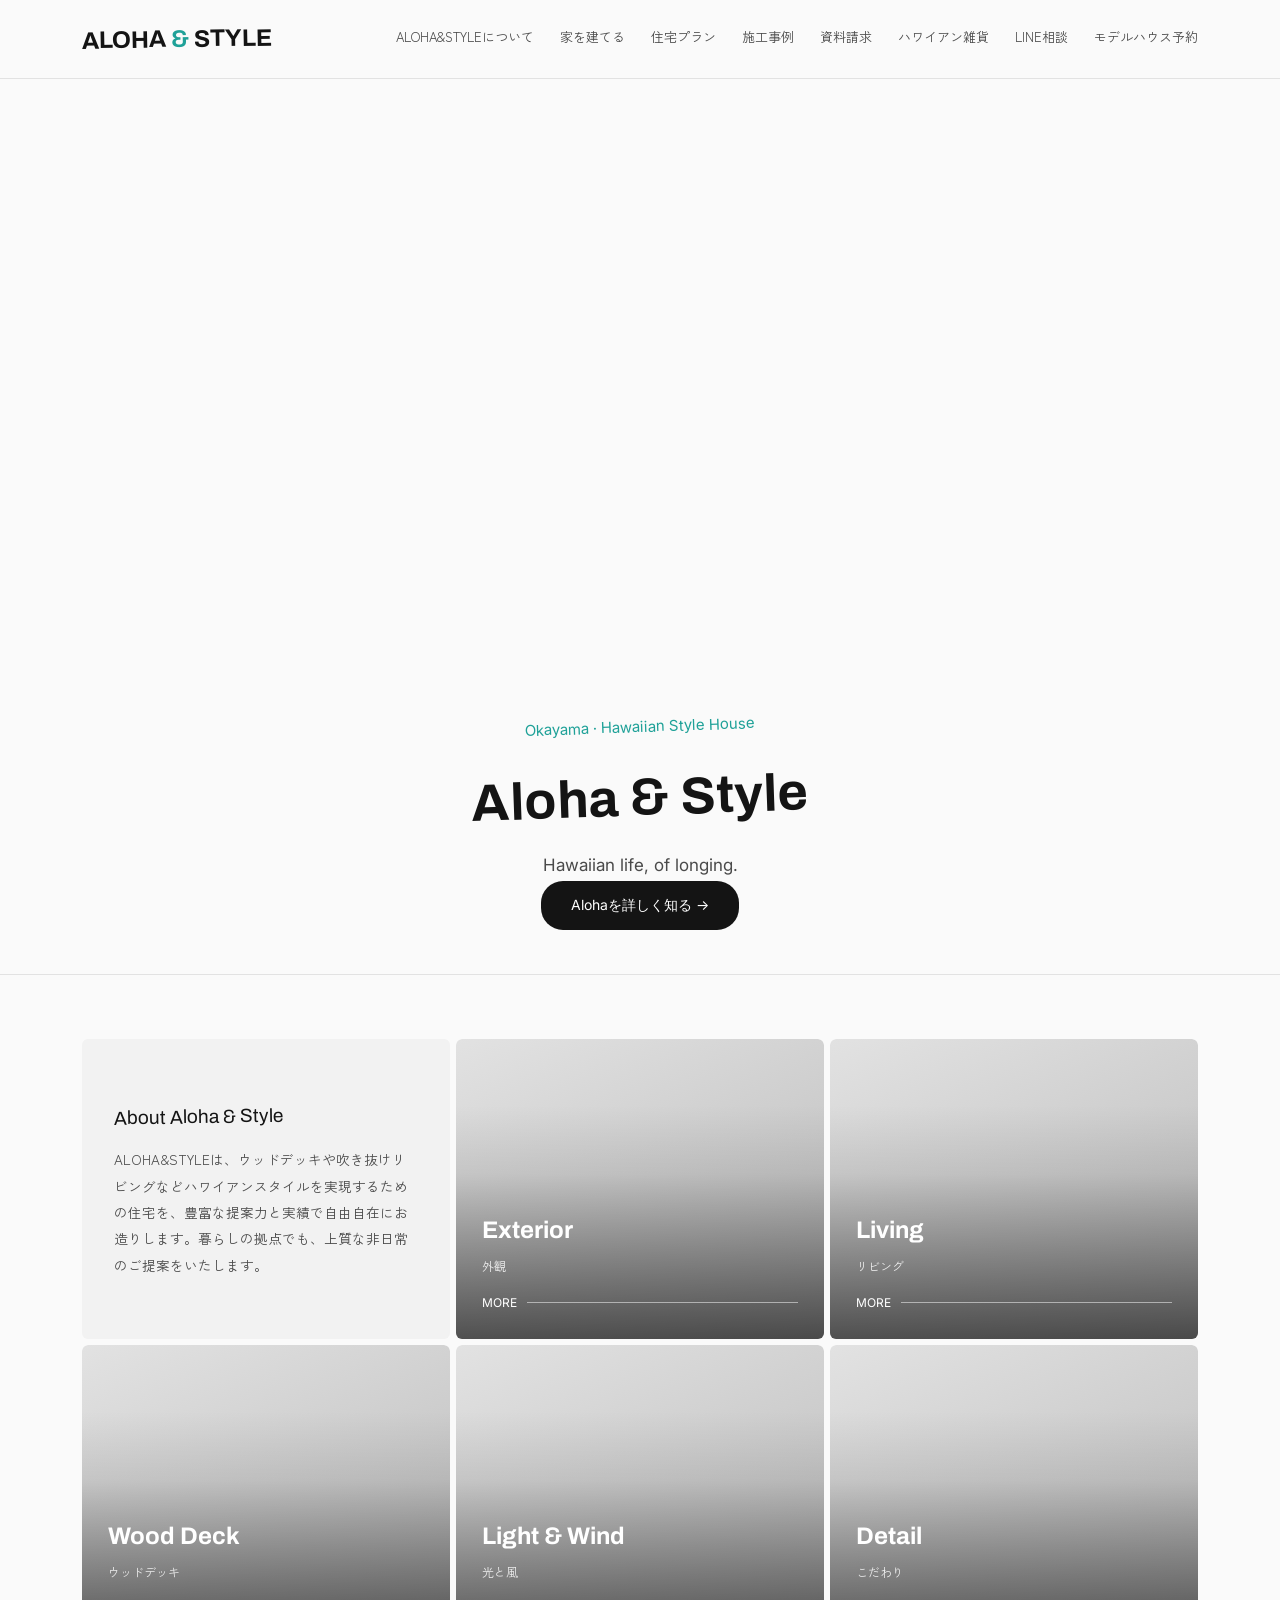
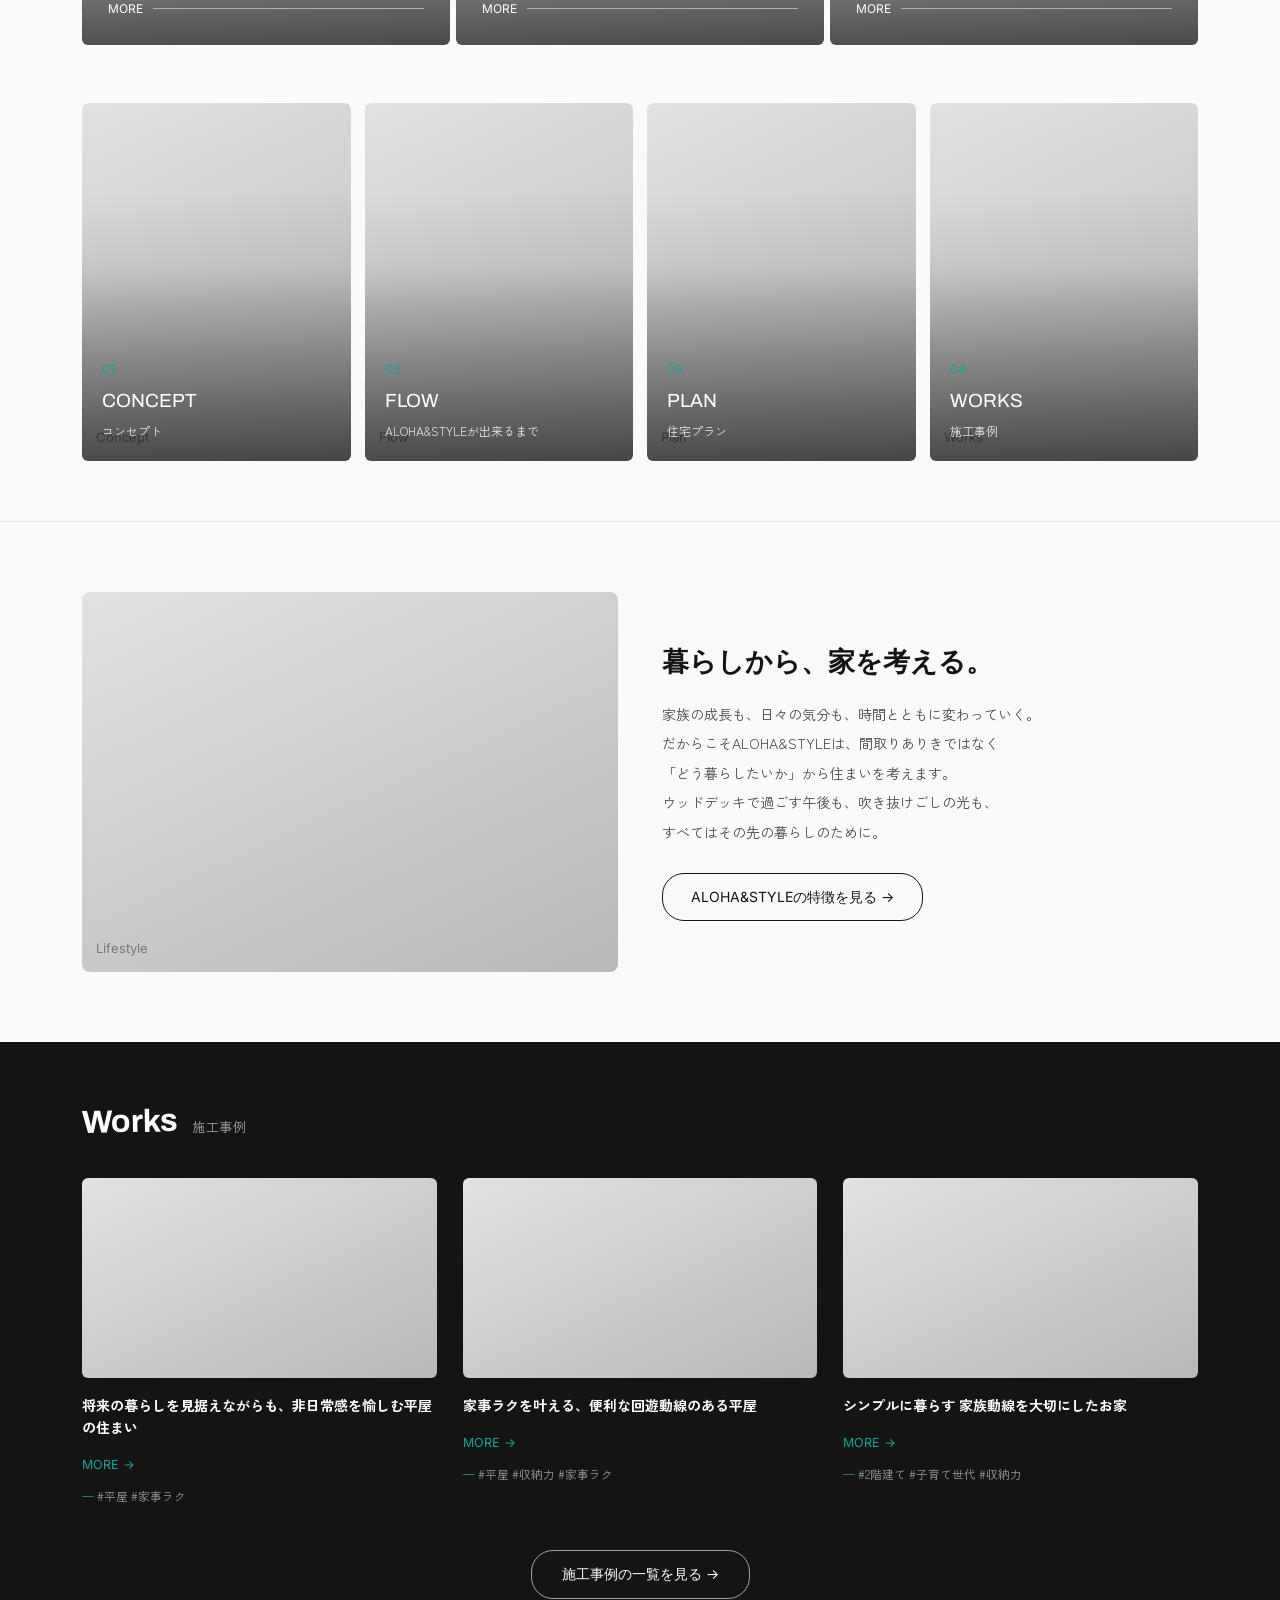
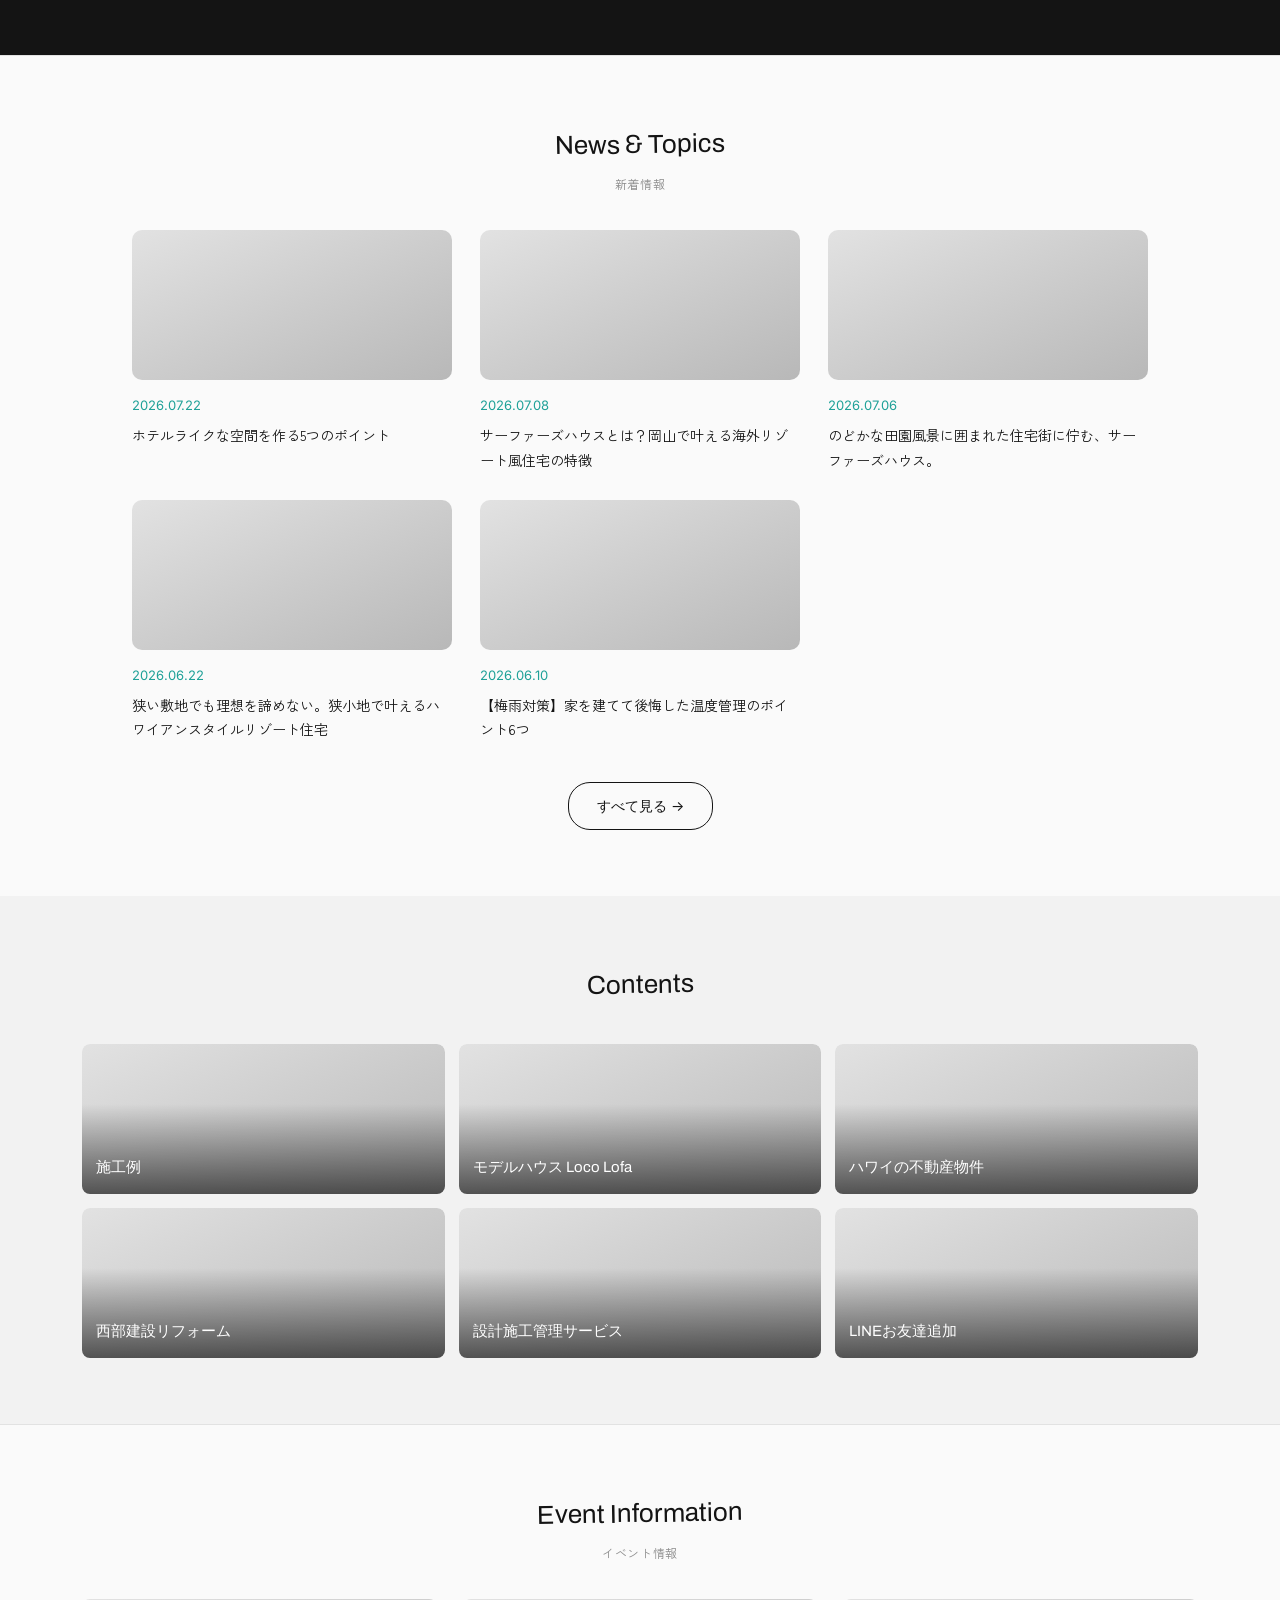
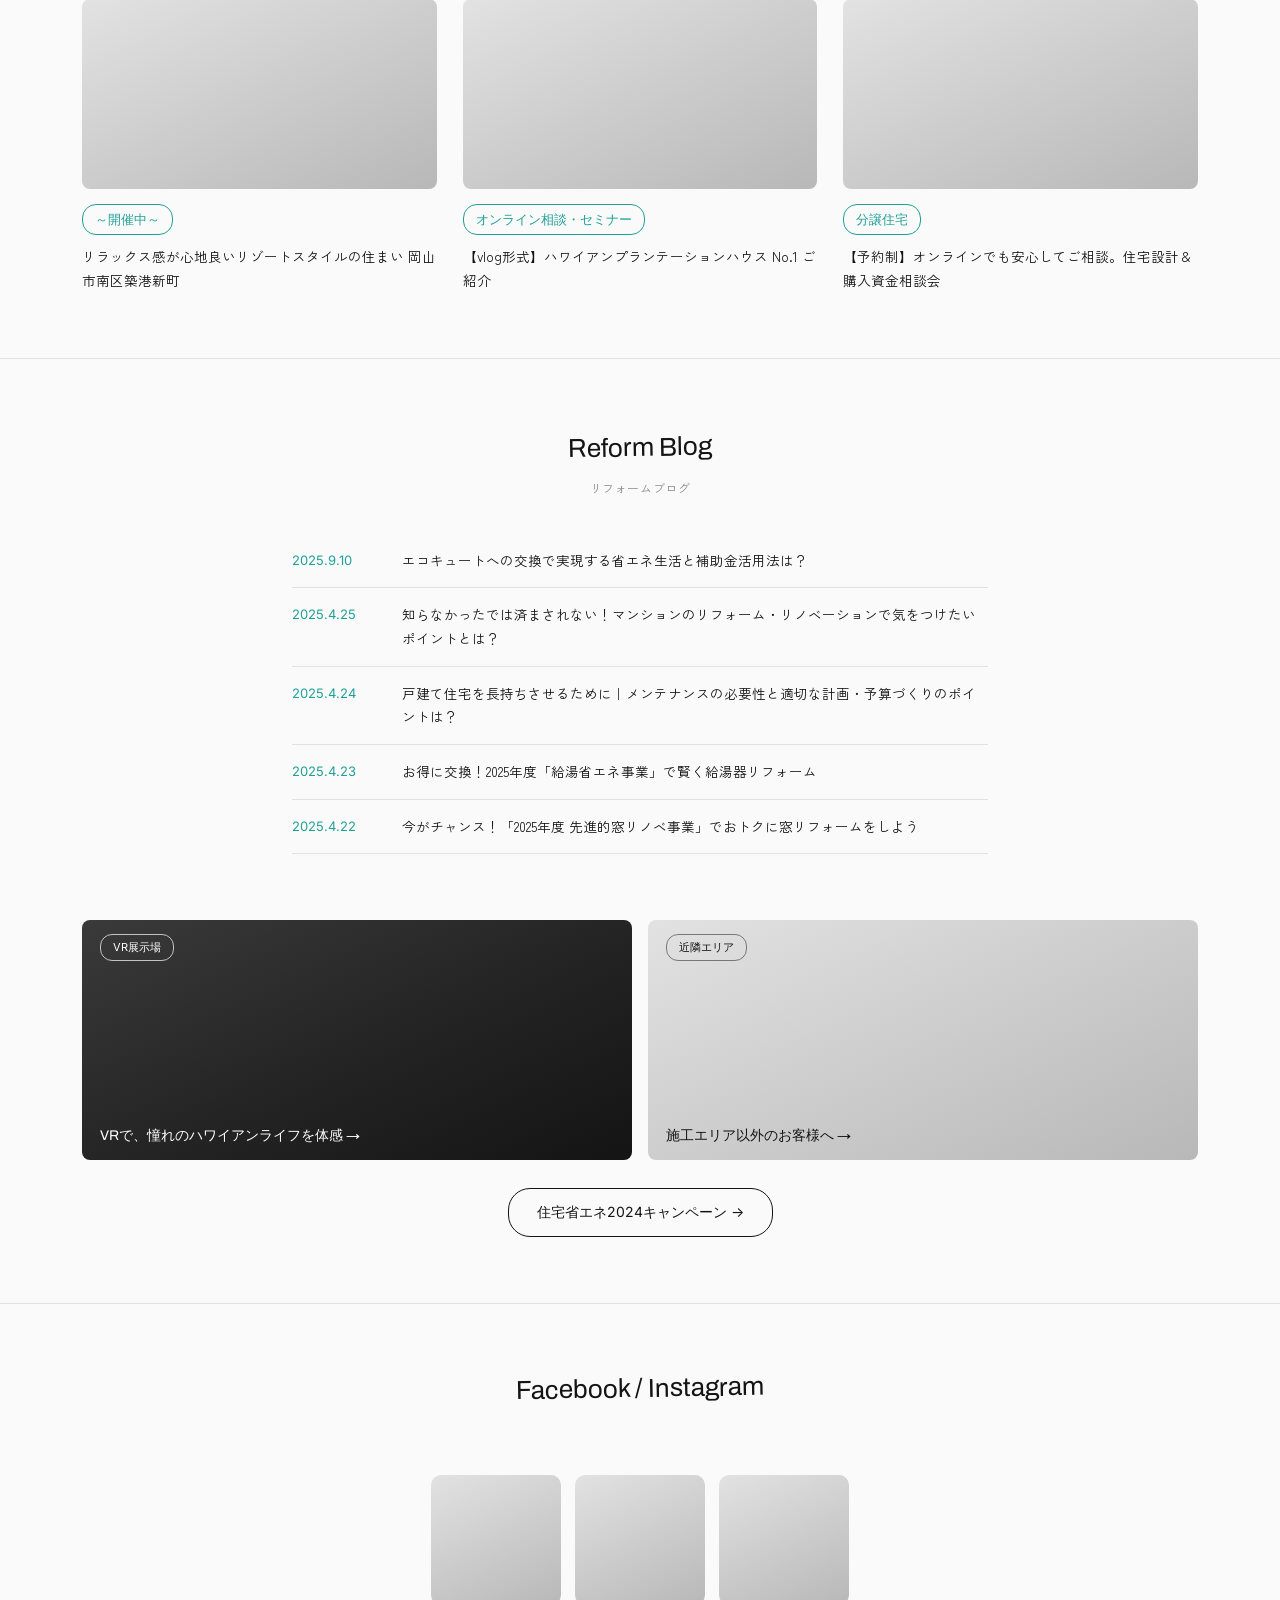
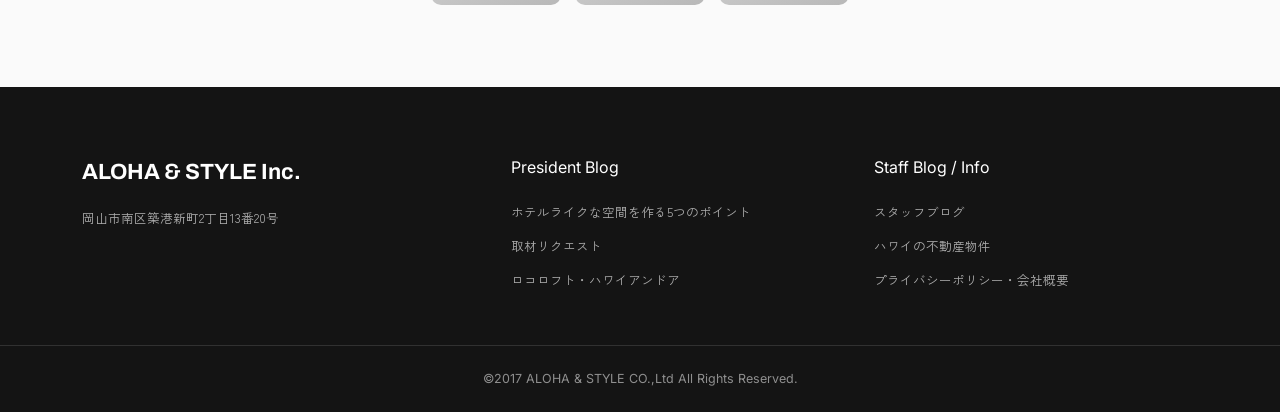
<file: index.html>
<!DOCTYPE html>
<html lang="ja">
<head>
<meta charset="UTF-8">
<meta name="viewport" content="width=device-width, initial-scale=1.0">
<title>ALOHA & STYLE｜岡山のハワイアンスタイル注文住宅</title>
<link rel="preconnect" href="https://fonts.googleapis.com">
<link href="https://fonts.googleapis.com/css2?family=Archivo:wght@400;500;700;900&family=Inter:wght@400;500;600&family=Zen+Kaku+Gothic+New:wght@400;500;700;900&display=swap" rel="stylesheet">
<link rel="stylesheet" href="css/common.css">
<link rel="stylesheet" href="css/home.css">
</head>
<body>

<header class="site-header">
  <div class="wrap">
    <div class="logo">ALOHA <span>&</span> STYLE</div>
    <nav class="main-nav">
      <a href="#">ALOHA&STYLEについて</a>
      <a href="#">家を建てる</a>
      <a href="#">住宅プラン</a>
      <a href="#works">施工事例</a>
      <a href="#">資料請求</a>
      <a href="#">ハワイアン雑貨</a>
      <a href="#">LINE相談</a>
      <a href="#">モデルハウス予約</a>
    </nav>
  </div>
</header>

<!-- HERO -->
<section class="hero">
  <div class="ph" data-label="Exterior 01"></div>
  <div class="ph" data-label="Interior 02"></div>
  <div class="ph" data-label="Wood Deck 03"></div>
  <div class="ph" data-label="Exterior 04"></div>
  <div class="ph" data-label="Living 05"></div>
  <div class="ph" data-label="Detail 06"></div>
</section>

<div class="hero-title">
  <div class="eyebrow">Okayama · Hawaiian Style House</div>
  <h1>Aloha & Style</h1>
  <div class="tagline">Hawaiian life, of longing.</div>
  <div><a href="#" class="btn">Alohaを詳しく知る →</a></div>
</div>

<!-- ABOUT -->
<section class="about">
  <div class="about-grid">
    <div class="about-cell about-text">
      <div class="section-label">About Aloha &amp; Style</div>
      <p>
        ALOHA&STYLEは、ウッドデッキや吹き抜けリビングなどハワイアンスタイルを実現するための住宅を、豊富な提案力と実績で自由自在にお造りします。暮らしの拠点でも、上質な非日常のご提案をいたします。
      </p>
    </div>
    <a href="#" class="about-cell"><div class="ph" data-label=""></div>
      <div class="overlay"><div class="cap">Exterior</div><div class="jp">外観</div><div class="more">MORE</div></div>
    </a>
    <a href="#" class="about-cell"><div class="ph" data-label=""></div>
      <div class="overlay"><div class="cap">Living</div><div class="jp">リビング</div><div class="more">MORE</div></div>
    </a>
    <a href="#" class="about-cell"><div class="ph" data-label=""></div>
      <div class="overlay"><div class="cap">Wood Deck</div><div class="jp">ウッドデッキ</div><div class="more">MORE</div></div>
    </a>
    <a href="#" class="about-cell"><div class="ph" data-label=""></div>
      <div class="overlay"><div class="cap">Light &amp; Wind</div><div class="jp">光と風</div><div class="more">MORE</div></div>
    </a>
    <a href="#" class="about-cell"><div class="ph" data-label=""></div>
      <div class="overlay"><div class="cap">Detail</div><div class="jp">こだわり</div><div class="more">MORE</div></div>
    </a>
  </div>
</section>

<!-- PILLARS -->
<section class="pillars">
  <div class="pillar-grid">
    <a href="#" class="pillar-tile"><div class="ph" data-label="Concept"></div>
      <div class="overlay"><span class="num">01</span><div class="name">CONCEPT</div><div class="jp">コンセプト</div></div>
    </a>
    <a href="#" class="pillar-tile"><div class="ph" data-label="Flow"></div>
      <div class="overlay"><span class="num">02</span><div class="name">FLOW</div><div class="jp">ALOHA&STYLEが出来るまで</div></div>
    </a>
    <a href="#" class="pillar-tile"><div class="ph" data-label="Plan"></div>
      <div class="overlay"><span class="num">03</span><div class="name">PLAN</div><div class="jp">住宅プラン</div></div>
    </a>
    <a href="#works" class="pillar-tile"><div class="ph" data-label="Works"></div>
      <div class="overlay"><span class="num">04</span><div class="name">WORKS</div><div class="jp">施工事例</div></div>
    </a>
  </div>
</section>

<!-- LIFESTYLE -->
<section class="lifestyle">
  <div class="lifestyle-inner">
    <div class="ph" data-label="Lifestyle"></div>
    <div>
      <h2>暮らしから、家を考える。</h2>
      <p>
        家族の成長も、日々の気分も、時間とともに変わっていく。<br>
        だからこそALOHA&STYLEは、間取りありきではなく<br>
        「どう暮らしたいか」から住まいを考えます。<br>
        ウッドデッキで過ごす午後も、吹き抜けごしの光も、<br>
        すべてはその先の暮らしのために。
      </p>
      <a href="#" class="btn-outline">ALOHA&STYLEの特徴を見る →</a>
    </div>
  </div>
</section>

<!-- WORKS -->
<section class="works" id="works">
  <div class="works-head">
    <div class="en">Works</div>
    <div class="jp">施工事例</div>
  </div>
  <div class="works-grid">
    <a href="works/detail.html" class="work-card">
      <div class="ph" data-label=""></div>
      <h3>将来の暮らしを見据えながらも、非日常感を愉しむ平屋の住まい</h3>
      <span class="more">MORE →</span>
      <div class="tags"><span>—</span> #平屋 #家事ラク</div>
    </a>
    <a href="works/detail.html" class="work-card">
      <div class="ph" data-label=""></div>
      <h3>家事ラクを叶える、便利な回遊動線のある平屋</h3>
      <span class="more">MORE →</span>
      <div class="tags"><span>—</span> #平屋 #収納力 #家事ラク</div>
    </a>
    <a href="works/detail.html" class="work-card">
      <div class="ph" data-label=""></div>
      <h3>シンプルに暮らす 家族動線を大切にしたお家</h3>
      <span class="more">MORE →</span>
      <div class="tags"><span>—</span> #2階建て #子育て世代 #収納力</div>
    </a>
  </div>
  <div class="works-more"><a href="works/detail.html">施工事例の一覧を見る →</a></div>
</section>

<!-- NEWS -->
<section class="news">
  <div class="section-head">
    <div class="en">News & Topics</div>
    <div class="jp">新着情報</div>
  </div>
  <div class="news-list">
    <div class="news-item">
      <div class="ph" data-label=""></div>
      <div><div class="date">2026.07.22</div><div class="title">ホテルライクな空間を作る5つのポイント</div></div>
    </div>
    <div class="news-item">
      <div class="ph" data-label=""></div>
      <div><div class="date">2026.07.08</div><div class="title">サーファーズハウスとは？岡山で叶える海外リゾート風住宅の特徴</div></div>
    </div>
    <div class="news-item">
      <div class="ph" data-label=""></div>
      <div><div class="date">2026.07.06</div><div class="title">のどかな田園風景に囲まれた住宅街に佇む、サーファーズハウス。</div></div>
    </div>
    <div class="news-item">
      <div class="ph" data-label=""></div>
      <div><div class="date">2026.06.22</div><div class="title">狭い敷地でも理想を諦めない。狭小地で叶えるハワイアンスタイルリゾート住宅</div></div>
    </div>
    <div class="news-item">
      <div class="ph" data-label=""></div>
      <div><div class="date">2026.06.10</div><div class="title">【梅雨対策】家を建てて後悔した温度管理のポイント6つ</div></div>
    </div>
  </div>
  <div class="news-more"><a href="#" class="btn-outline">すべて見る →</a></div>
</section>

<!-- CONTENTS -->
<section class="contents">
  <div class="section-head"><div class="en">Contents</div></div>
  <div class="contents-grid">
    <div class="content-tile"><div class="ph" data-label=""></div><div class="tile-label"><span>施工例</span></div></div>
    <div class="content-tile"><div class="ph" data-label=""></div><div class="tile-label"><span>モデルハウス Loco Lofa</span></div></div>
    <div class="content-tile"><div class="ph" data-label=""></div><div class="tile-label"><span>ハワイの不動産物件</span></div></div>
    <div class="content-tile"><div class="ph" data-label=""></div><div class="tile-label"><span>西部建設リフォーム</span></div></div>
    <div class="content-tile"><div class="ph" data-label=""></div><div class="tile-label"><span>設計施工管理サービス</span></div></div>
    <div class="content-tile"><div class="ph" data-label=""></div><div class="tile-label"><span>LINEお友達追加</span></div></div>
  </div>
</section>

<!-- EVENTS -->
<section class="events">
  <div class="section-head">
    <div class="en">Event Information</div>
    <div class="jp">イベント情報</div>
  </div>
  <div class="event-grid">
    <div class="event-card">
      <div class="ph" data-label=""></div>
      <span class="tag">～開催中～</span>
      <p>リラックス感が心地良いリゾートスタイルの住まい 岡山市南区築港新町</p>
    </div>
    <div class="event-card">
      <div class="ph" data-label=""></div>
      <span class="tag">オンライン相談・セミナー</span>
      <p>【vlog形式】ハワイアンプランテーションハウス No.1 ご紹介</p>
    </div>
    <div class="event-card">
      <div class="ph" data-label=""></div>
      <span class="tag">分譲住宅</span>
      <p>【予約制】オンラインでも安心してご相談。住宅設計＆購入資金相談会</p>
    </div>
  </div>
</section>

<!-- REFORM BLOG -->
<section class="reform">
  <div class="section-head">
    <div class="en">Reform Blog</div>
    <div class="jp">リフォームブログ</div>
  </div>
  <div class="reform-list">
    <div class="reform-item"><span class="date">2025.9.10</span><span class="ttl">エコキュートへの交換で実現する省エネ生活と補助金活用法は？</span></div>
    <div class="reform-item"><span class="date">2025.4.25</span><span class="ttl">知らなかったでは済まされない！マンションのリフォーム・リノベーションで気をつけたいポイントとは？</span></div>
    <div class="reform-item"><span class="date">2025.4.24</span><span class="ttl">戸建て住宅を長持ちさせるために｜メンテナンスの必要性と適切な計画・予算づくりのポイントは？</span></div>
    <div class="reform-item"><span class="date">2025.4.23</span><span class="ttl">お得に交換！2025年度「給湯省エネ事業」で賢く給湯器リフォーム</span></div>
    <div class="reform-item"><span class="date">2025.4.22</span><span class="ttl">今がチャンス！「2025年度 先進的窓リノベ事業」でおトクに窓リフォームをしよう</span></div>
  </div>
</section>

<!-- BANNERS -->
<section class="banners">
  <div class="banner-grid">
    <a href="#" class="ph dark">
      <span class="banner-tag">VR展示場</span>
      <span class="banner-ttl">VRで、憧れのハワイアンライフを体感 →</span>
    </a>
    <a href="#" class="ph">
      <span class="banner-tag dark-text">近隣エリア</span>
      <span class="banner-ttl dark-text">施工エリア以外のお客様へ →</span>
    </a>
  </div>
  <div class="campaign"><a href="#" class="btn-outline">住宅省エネ2024キャンペーン →</a></div>
</section>

<!-- SNS -->
<section class="sns">
  <div class="section-head"><div class="en">Facebook / Instagram</div></div>
  <div class="sns-grid">
    <div class="ph" data-label=""></div>
    <div class="ph" data-label=""></div>
    <div class="ph" data-label=""></div>
  </div>
</section>

<!-- FOOTER -->
<footer class="site-footer">
  <div class="footer-grid">
    <div>
      <div class="footer-logo">ALOHA & STYLE Inc.</div>
      <div class="addr">岡山市南区築港新町2丁目13番20号</div>
    </div>
    <div class="footer-col">
      <div class="head">President Blog</div>
      <ul>
        <li>ホテルライクな空間を作る5つのポイント</li>
        <li>取材リクエスト</li>
        <li>ロコロフト・ハワイアンドア</li>
      </ul>
    </div>
    <div class="footer-col">
      <div class="head">Staff Blog / Info</div>
      <ul>
        <li>スタッフブログ</li>
        <li>ハワイの不動産物件</li>
        <li>プライバシーポリシー・会社概要</li>
      </ul>
    </div>
  </div>
  <div class="footer-bottom">©2017 ALOHA & STYLE CO.,Ltd All Rights Reserved.</div>
</footer>

</body>
</html>
</file>
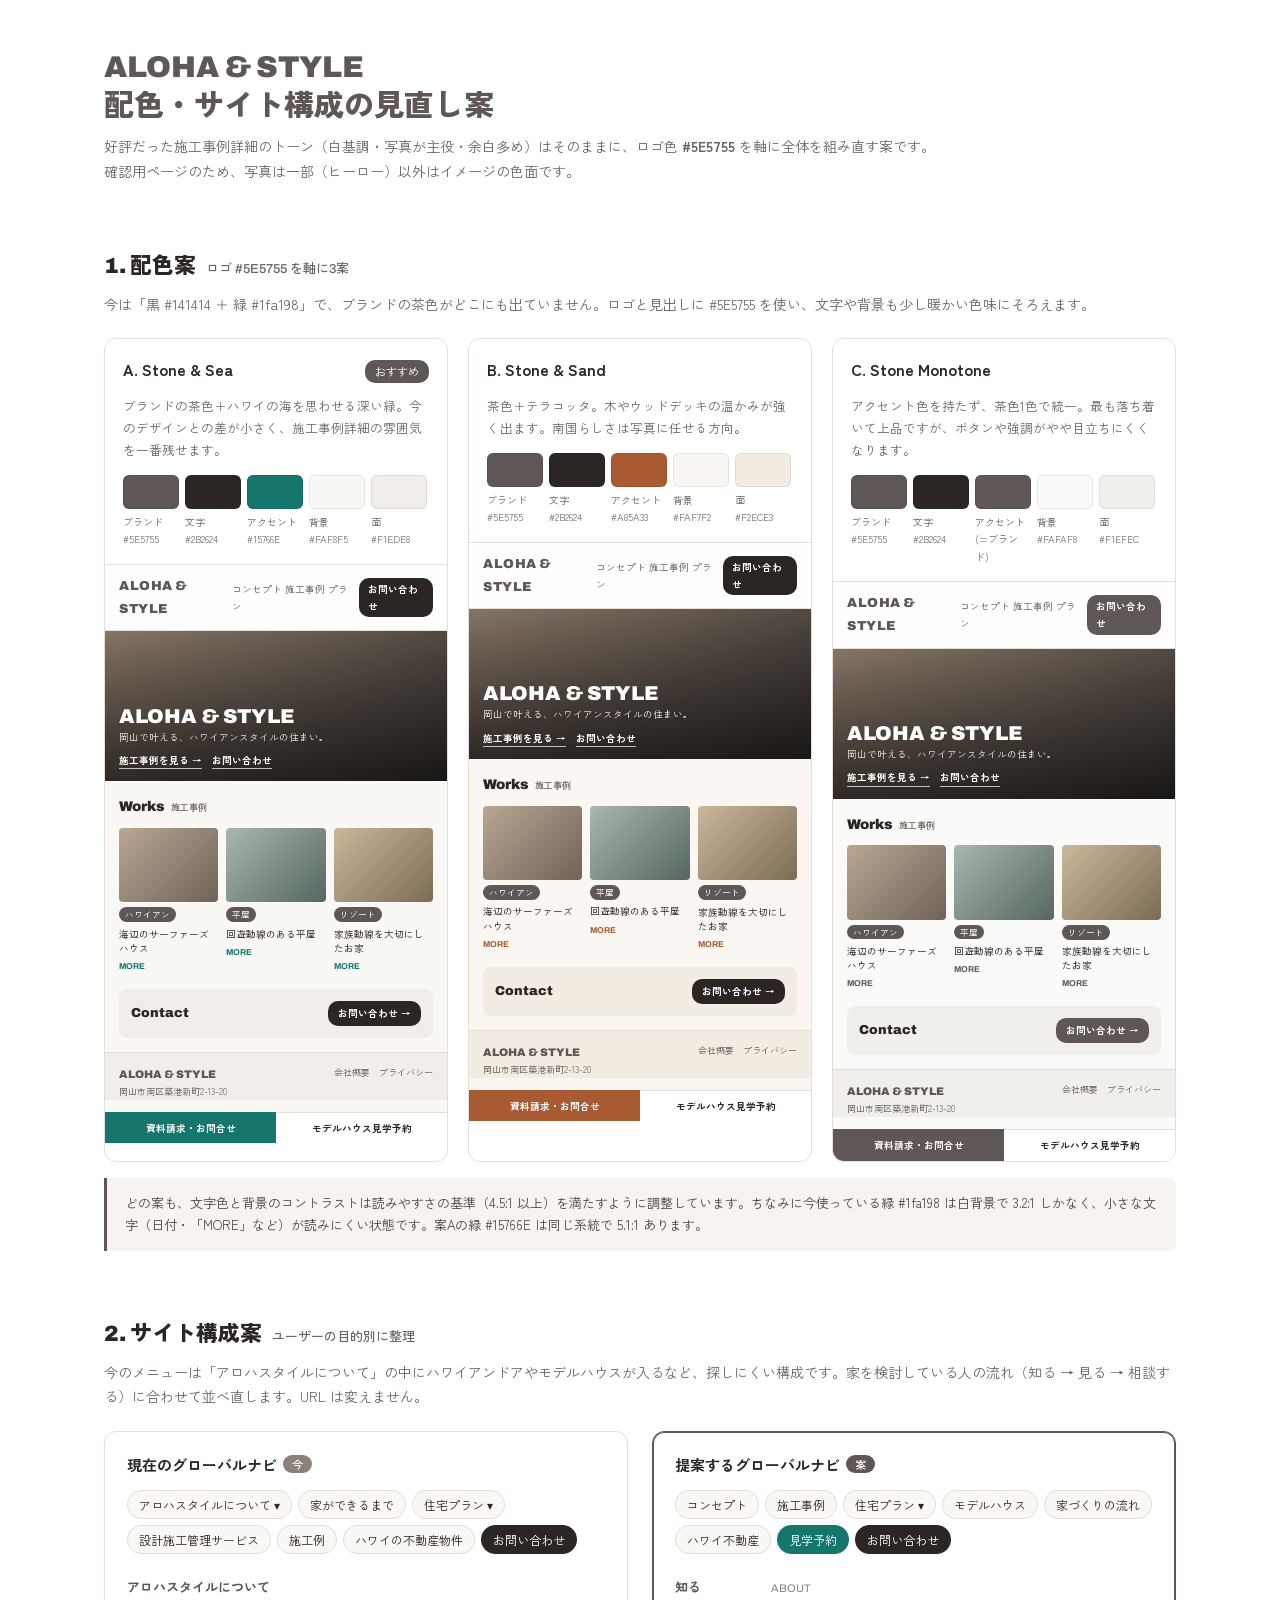
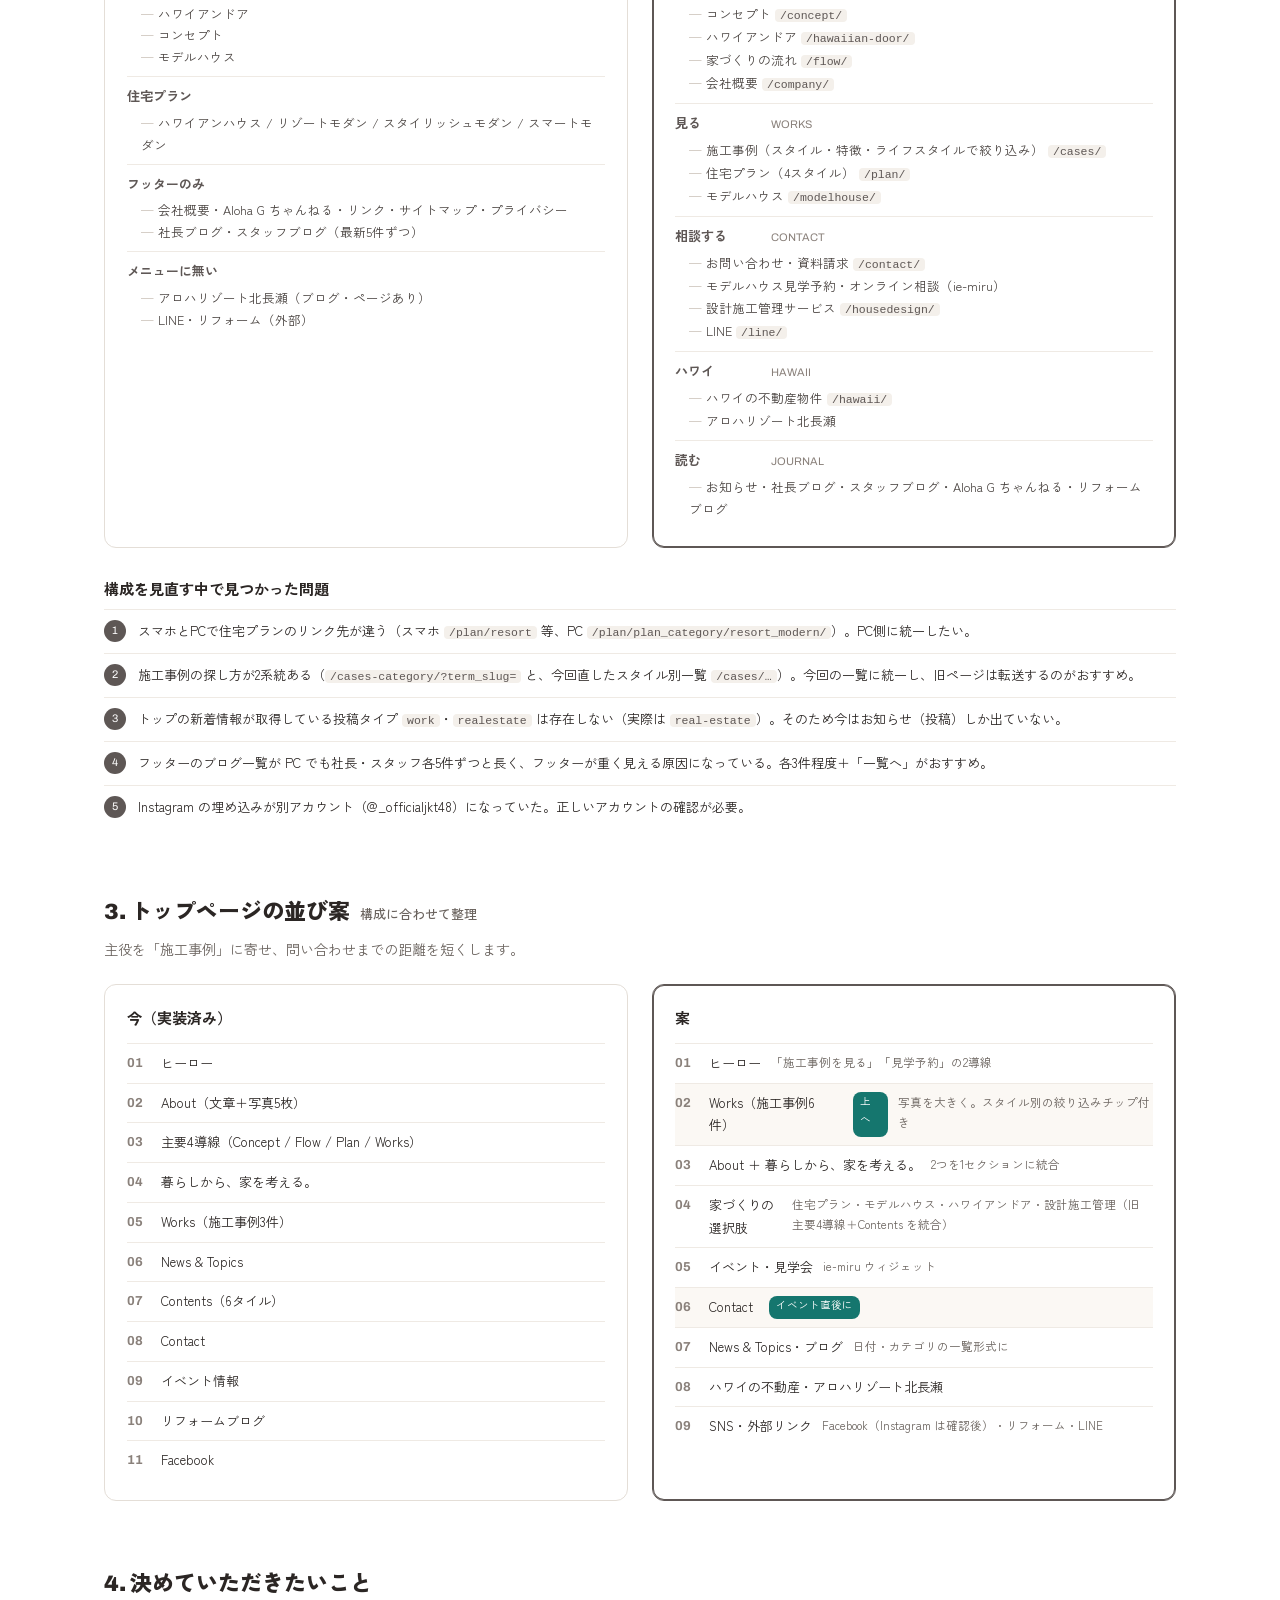
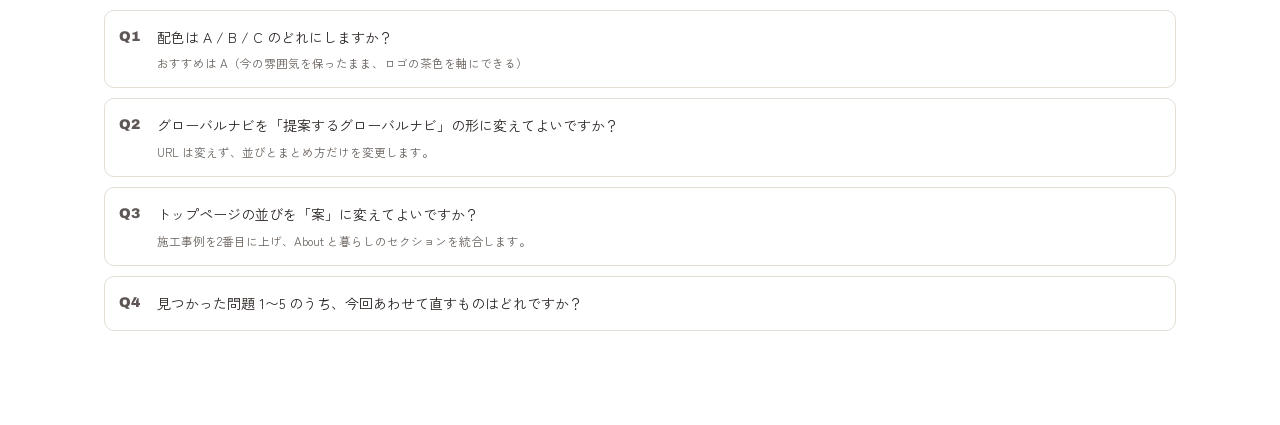
<file: proposals/site-redesign-proposal.html>
<!DOCTYPE html>
<html lang="ja">
<head>
<meta charset="UTF-8">
<meta name="viewport" content="width=device-width, initial-scale=1.0">
<title>ALOHA &amp; STYLE 配色・サイト構成案</title>
<link rel="preconnect" href="https://fonts.googleapis.com">
<link href="https://fonts.googleapis.com/css2?family=Archivo:wght@500;700;900&family=Zen+Kaku+Gothic+New:wght@400;500;700;900&display=swap" rel="stylesheet">
<style>
  *{box-sizing:border-box;margin:0;padding:0}
  body{font-family:"Zen Kaku Gothic New",sans-serif;background:#fff;color:#2B2624;line-height:1.75;font-size:14px}
  a{color:inherit;text-decoration:none}
  .doc{max-width:1120px;margin:0 auto;padding:48px 24px 96px}
  .en{font-family:"Archivo","Zen Kaku Gothic New",sans-serif}
  .doc-head h1{font-family:"Archivo","Zen Kaku Gothic New",sans-serif;font-weight:900;font-size:30px;line-height:1.3;color:#5E5755}
  .doc-head p{color:#6B645F;margin-top:8px}
  h2.sec{font-family:"Archivo","Zen Kaku Gothic New",sans-serif;font-weight:900;font-size:22px;margin:64px 0 6px;color:#2B2624}
  h2.sec small{font-weight:500;font-size:13px;color:#6B645F;margin-left:10px}
  .sec-lead{color:#6B645F;margin-bottom:22px}
  .note{background:#F7F4F0;border-left:3px solid #5E5755;padding:14px 18px;border-radius:0 8px 8px 0;color:#4A4441;font-size:13px;margin-top:16px}

  /* ---------- palette cards ---------- */
  .palettes{display:grid;grid-template-columns:repeat(3,1fr);gap:20px}
  @media (max-width:960px){.palettes{grid-template-columns:1fr}}
  .pal{border:1px solid #E4DED7;border-radius:12px;overflow:hidden;background:#fff}
  .pal-head{padding:16px 18px 12px;display:flex;justify-content:space-between;align-items:baseline;gap:8px}
  .pal-head h3{font-size:16px;font-weight:700}
  .badge{font-size:11px;background:#5E5755;color:#fff;border-radius:10px;padding:2px 10px;white-space:nowrap}
  .pal-desc{padding:0 18px 14px;font-size:12.5px;color:#6B645F}
  .sw{display:flex;padding:0 18px 16px;gap:6px;flex-wrap:wrap}
  .sw span{display:flex;flex-direction:column;font-size:10px;color:#6B645F;width:56px}
  .sw i{display:block;height:34px;border-radius:6px;border:1px solid rgba(0,0,0,.08);margin-bottom:4px}

  /* ---------- mini mockup (colors via custom properties) ---------- */
  .mock{--ink:#2B2624;--brand:#5E5755;--paper:#FAF8F5;--shade:#F1EDE8;--line:#E4DED7;--mute:#6B645F;--accent:#15766E;--btn:#2B2624;
    background:var(--paper);color:var(--ink);border-top:1px solid #E4DED7;font-size:11px}
  .m-header{display:flex;align-items:center;justify-content:space-between;padding:10px 14px;background:rgba(255,255,255,.9);border-bottom:1px solid var(--line)}
  .m-logo{font-family:"Archivo",sans-serif;font-weight:900;font-size:13px;letter-spacing:.04em;color:var(--brand)}
  .m-nav{display:flex;gap:8px;align-items:center;color:var(--mute);font-size:9.5px}
  .m-nav b{background:var(--btn);color:#fff;border-radius:10px;padding:3px 9px;font-weight:700}
  .m-hero{position:relative;height:150px;background:linear-gradient(135deg,#8c7b6b,#3f3a36) center/cover;overflow:hidden}
  .m-hero img{position:absolute;inset:0;width:100%;height:100%;object-fit:cover}
  .m-hero::after{content:"";position:absolute;inset:0;background:linear-gradient(180deg,rgba(0,0,0,.05),rgba(0,0,0,.6))}
  .m-hero div{position:absolute;left:14px;bottom:12px;z-index:1;color:#fff}
  .m-hero strong{font-family:"Archivo",sans-serif;font-weight:900;font-size:20px;display:block;line-height:1.1}
  .m-hero em{font-style:normal;font-size:9.5px;opacity:.85}
  .m-hero u{display:inline-block;text-decoration:none;border-bottom:1px solid rgba(255,255,255,.7);margin:6px 10px 0 0;font-size:9.5px;font-weight:700}
  .m-sec{padding:14px}
  .m-title{font-family:"Archivo",sans-serif;font-weight:900;font-size:14px}
  .m-title small{font-family:"Zen Kaku Gothic New",sans-serif;font-weight:500;font-size:9px;color:var(--mute);margin-left:6px}
  .m-cards{display:grid;grid-template-columns:repeat(3,1fr);gap:8px;margin-top:8px}
  .m-card i{display:block;aspect-ratio:4/3;border-radius:4px;background:linear-gradient(135deg,#b9a792,#6f6258)}
  .m-card:nth-child(2) i{background:linear-gradient(135deg,#a9b8ae,#56675f)}
  .m-card:nth-child(3) i{background:linear-gradient(135deg,#c9b89c,#7d6c55)}
  .m-chip{display:inline-block;background:var(--brand);color:#fff;border-radius:8px;padding:0 6px;font-size:8.5px;margin-top:5px}
  .m-card p{font-size:9.5px;line-height:1.5;margin-top:3px}
  .m-card small{color:var(--accent);font-family:"Archivo",sans-serif;font-size:8.5px;font-weight:700}
  .m-cta{margin:0 14px 14px;background:var(--shade);border-radius:8px;padding:12px;display:flex;justify-content:space-between;align-items:center}
  .m-cta b{font-family:"Archivo",sans-serif;font-weight:900;font-size:13px}
  .m-cta span{background:var(--btn);color:#fff;border-radius:10px;padding:4px 10px;font-weight:700;font-size:9.5px}
  .m-footer{background:var(--shade);border-top:1px solid var(--line);padding:12px 14px 0;display:flex;justify-content:space-between;color:var(--mute);font-size:9px}
  .m-footer b{color:var(--brand);font-family:"Archivo",sans-serif;font-weight:900;font-size:11px}
  .m-bar{display:grid;grid-template-columns:1fr 1fr;margin-top:12px;font-weight:700;font-size:9.5px;text-align:center}
  .m-bar span{padding:7px 0;background:#fff;border-top:1px solid var(--line)}
  .m-bar span:first-child{background:var(--accent);color:#fff;border-color:var(--accent)}
  .pal-a .mock{--accent:#15766E;--btn:#2B2624}
  .pal-b .mock{--accent:#A85A33;--btn:#2B2624;--paper:#FAF7F2;--shade:#F2ECE3}
  .pal-c .mock{--accent:#5E5755;--btn:#5E5755;--paper:#FAFAF8;--shade:#F1EFEC}

  /* ---------- sitemap ---------- */
  .cols{display:grid;grid-template-columns:1fr 1fr;gap:24px}
  @media (max-width:860px){.cols{grid-template-columns:1fr}}
  .box{border:1px solid #E4DED7;border-radius:12px;padding:20px 22px;background:#fff}
  .box h3{font-size:15px;margin-bottom:12px}
  .box h3 .tag{font-size:11px;font-weight:500;color:#fff;background:#8A817B;border-radius:10px;padding:1px 9px;margin-left:6px;vertical-align:2px}
  .box.new{border-color:#5E5755;box-shadow:0 0 0 1px #5E5755 inset}
  .box.new h3 .tag{background:#5E5755}
  .nav-row{display:flex;flex-wrap:wrap;gap:6px;margin-bottom:14px}
  .nav-row span{border:1px solid #E4DED7;border-radius:14px;padding:3px 11px;font-size:12px;background:#FAF8F5}
  .nav-row span.cta{background:#2B2624;color:#fff;border-color:#2B2624}
  .nav-row span.cta2{background:#15766E;color:#fff;border-color:#15766E}
  .tree{list-style:none;font-size:13px}
  .tree>li{padding:8px 0;border-top:1px solid #EFEAE4}
  .tree>li:first-child{border-top:none}
  .tree b{display:inline-block;min-width:92px;color:#5E5755}
  .tree .en{font-size:11px;color:#8A817B;margin-left:4px}
  .tree ul{list-style:none;margin:4px 0 0 14px;color:#4A4441;font-size:12.5px}
  .tree ul li::before{content:"— ";color:#C9C0B7}
  .tree code,.issues code{font-size:11.5px;background:#F4F0EB;border-radius:4px;padding:0 5px;color:#5E5755}
  .issues{list-style:none;counter-reset:n}
  .issues li{counter-increment:n;padding:10px 0 10px 34px;position:relative;border-top:1px solid #EFEAE4;font-size:13px}
  .issues li::before{content:counter(n);position:absolute;left:0;top:10px;width:22px;height:22px;border-radius:50%;background:#5E5755;color:#fff;font-size:11px;display:flex;align-items:center;justify-content:center;font-family:"Archivo",sans-serif}

  /* ---------- top page flow ---------- */
  .flow{display:grid;grid-template-columns:1fr 1fr;gap:24px}
  @media (max-width:860px){.flow{grid-template-columns:1fr}}
  .flow ol{list-style:none;counter-reset:s}
  .flow li{counter-increment:s;display:flex;gap:10px;padding:8px 0;border-top:1px solid #EFEAE4;font-size:13px}
  .flow li::before{content:counter(s,decimal-leading-zero);font-family:"Archivo",sans-serif;font-weight:700;color:#8A817B;width:24px;flex:none}
  .flow li small{display:block;color:#6B645F;font-size:11.5px}
  .flow li.mv{background:#FBF8F4}
  .flow li .st{font-size:10.5px;border-radius:8px;padding:0 7px;margin-left:6px;color:#fff;background:#15766E;vertical-align:1px}
  .flow li .st.del{background:#A85A33}

  .q{list-style:none;counter-reset:q}
  .q li{counter-increment:q;border:1px solid #E4DED7;border-radius:10px;padding:14px 16px 14px 52px;position:relative;margin-bottom:10px;background:#fff}
  .q li::before{content:"Q" counter(q);position:absolute;left:14px;top:14px;font-family:"Archivo",sans-serif;font-weight:900;color:#5E5755}
  .q li small{display:block;color:#6B645F;margin-top:4px}
</style>
</head>
<body>
<div class="doc">

  <header class="doc-head">
    <h1>ALOHA &amp; STYLE<br>配色・サイト構成の見直し案</h1>
    <p>好評だった施工事例詳細のトーン（白基調・写真が主役・余白多め）はそのままに、ロゴ色 <b>#5E5755</b> を軸に全体を組み直す案です。<br>確認用ページのため、写真は一部（ヒーロー）以外はイメージの色面です。</p>
  </header>

  <!-- ============ 1. COLOR ============ -->
  <h2 class="sec">1. 配色案<small>ロゴ #5E5755 を軸に3案</small></h2>
  <p class="sec-lead">今は「黒 #141414 ＋ 緑 #1fa198」で、ブランドの茶色がどこにも出ていません。ロゴと見出しに #5E5755 を使い、文字や背景も少し暖かい色味にそろえます。</p>

  <div class="palettes">
    <!-- A -->
    <section class="pal pal-a">
      <div class="pal-head"><h3>A. Stone &amp; Sea</h3><span class="badge">おすすめ</span></div>
      <p class="pal-desc">ブランドの茶色＋ハワイの海を思わせる深い緑。今のデザインとの差が小さく、施工事例詳細の雰囲気を一番残せます。</p>
      <div class="sw">
        <span><i style="background:#5E5755"></i>ブランド<br>#5E5755</span>
        <span><i style="background:#2B2624"></i>文字<br>#2B2624</span>
        <span><i style="background:#15766E"></i>アクセント<br>#15766E</span>
        <span><i style="background:#FAF8F5"></i>背景<br>#FAF8F5</span>
        <span><i style="background:#F1EDE8"></i>面<br>#F1EDE8</span>
      </div>
      <div class="mock">
        <div class="m-header"><span class="m-logo">ALOHA &amp; STYLE</span><span class="m-nav">コンセプト 施工事例 プラン <b>お問い合わせ</b></span></div>
        <div class="m-hero"><img src="https://aloha-life.jp/wpcms/wp-content/themes/aloha/assets/images/top/HeroSlide01.jpg" alt="" onerror="this.remove()"><div><strong>ALOHA &amp; STYLE</strong><em>岡山で叶える、ハワイアンスタイルの住まい。</em><br><u>施工事例を見る →</u><u>お問い合わせ</u></div></div>
        <div class="m-sec"><span class="m-title">Works<small>施工事例</small></span>
          <div class="m-cards"><div class="m-card"><i></i><span class="m-chip">ハワイアン</span><p>海辺のサーファーズハウス</p><small>MORE</small></div><div class="m-card"><i></i><span class="m-chip">平屋</span><p>回遊動線のある平屋</p><small>MORE</small></div><div class="m-card"><i></i><span class="m-chip">リゾート</span><p>家族動線を大切にしたお家</p><small>MORE</small></div></div></div>
        <div class="m-cta"><b>Contact</b><span>お問い合わせ →</span></div>
        <div class="m-footer"><div><b>ALOHA &amp; STYLE</b><br>岡山市南区築港新町2-13-20</div><div>会社概要　プライバシー</div></div>
        <div class="m-bar"><span>資料請求・お問合せ</span><span>モデルハウス見学予約</span></div>
      </div>
    </section>
    <!-- B -->
    <section class="pal pal-b">
      <div class="pal-head"><h3>B. Stone &amp; Sand</h3></div>
      <p class="pal-desc">茶色＋テラコッタ。木やウッドデッキの温かみが強く出ます。南国らしさは写真に任せる方向。</p>
      <div class="sw">
        <span><i style="background:#5E5755"></i>ブランド<br>#5E5755</span>
        <span><i style="background:#2B2624"></i>文字<br>#2B2624</span>
        <span><i style="background:#A85A33"></i>アクセント<br>#A85A33</span>
        <span><i style="background:#FAF7F2"></i>背景<br>#FAF7F2</span>
        <span><i style="background:#F2ECE3"></i>面<br>#F2ECE3</span>
      </div>
      <div class="mock">
        <div class="m-header"><span class="m-logo">ALOHA &amp; STYLE</span><span class="m-nav">コンセプト 施工事例 プラン <b>お問い合わせ</b></span></div>
        <div class="m-hero"><img src="https://aloha-life.jp/wpcms/wp-content/themes/aloha/assets/images/top/HeroSlide01.jpg" alt="" onerror="this.remove()"><div><strong>ALOHA &amp; STYLE</strong><em>岡山で叶える、ハワイアンスタイルの住まい。</em><br><u>施工事例を見る →</u><u>お問い合わせ</u></div></div>
        <div class="m-sec"><span class="m-title">Works<small>施工事例</small></span>
          <div class="m-cards"><div class="m-card"><i></i><span class="m-chip">ハワイアン</span><p>海辺のサーファーズハウス</p><small>MORE</small></div><div class="m-card"><i></i><span class="m-chip">平屋</span><p>回遊動線のある平屋</p><small>MORE</small></div><div class="m-card"><i></i><span class="m-chip">リゾート</span><p>家族動線を大切にしたお家</p><small>MORE</small></div></div></div>
        <div class="m-cta"><b>Contact</b><span>お問い合わせ →</span></div>
        <div class="m-footer"><div><b>ALOHA &amp; STYLE</b><br>岡山市南区築港新町2-13-20</div><div>会社概要　プライバシー</div></div>
        <div class="m-bar"><span>資料請求・お問合せ</span><span>モデルハウス見学予約</span></div>
      </div>
    </section>
    <!-- C -->
    <section class="pal pal-c">
      <div class="pal-head"><h3>C. Stone Monotone</h3></div>
      <p class="pal-desc">アクセント色を持たず、茶色1色で統一。最も落ち着いて上品ですが、ボタンや強調がやや目立ちにくくなります。</p>
      <div class="sw">
        <span><i style="background:#5E5755"></i>ブランド<br>#5E5755</span>
        <span><i style="background:#2B2624"></i>文字<br>#2B2624</span>
        <span><i style="background:#5E5755"></i>アクセント<br>(=ブランド)</span>
        <span><i style="background:#FAFAF8"></i>背景<br>#FAFAF8</span>
        <span><i style="background:#F1EFEC"></i>面<br>#F1EFEC</span>
      </div>
      <div class="mock">
        <div class="m-header"><span class="m-logo">ALOHA &amp; STYLE</span><span class="m-nav">コンセプト 施工事例 プラン <b>お問い合わせ</b></span></div>
        <div class="m-hero"><img src="https://aloha-life.jp/wpcms/wp-content/themes/aloha/assets/images/top/HeroSlide01.jpg" alt="" onerror="this.remove()"><div><strong>ALOHA &amp; STYLE</strong><em>岡山で叶える、ハワイアンスタイルの住まい。</em><br><u>施工事例を見る →</u><u>お問い合わせ</u></div></div>
        <div class="m-sec"><span class="m-title">Works<small>施工事例</small></span>
          <div class="m-cards"><div class="m-card"><i></i><span class="m-chip">ハワイアン</span><p>海辺のサーファーズハウス</p><small>MORE</small></div><div class="m-card"><i></i><span class="m-chip">平屋</span><p>回遊動線のある平屋</p><small>MORE</small></div><div class="m-card"><i></i><span class="m-chip">リゾート</span><p>家族動線を大切にしたお家</p><small>MORE</small></div></div></div>
        <div class="m-cta"><b>Contact</b><span>お問い合わせ →</span></div>
        <div class="m-footer"><div><b>ALOHA &amp; STYLE</b><br>岡山市南区築港新町2-13-20</div><div>会社概要　プライバシー</div></div>
        <div class="m-bar"><span>資料請求・お問合せ</span><span>モデルハウス見学予約</span></div>
      </div>
    </section>
  </div>
  <p class="note">どの案も、文字色と背景のコントラストは読みやすさの基準（4.5:1 以上）を満たすように調整しています。ちなみに今使っている緑 #1fa198 は白背景で 3.2:1 しかなく、小さな文字（日付・「MORE」など）が読みにくい状態です。案Aの緑 #15766E は同じ系統で 5.1:1 あります。</p>

  <!-- ============ 2. SITEMAP ============ -->
  <h2 class="sec">2. サイト構成案<small>ユーザーの目的別に整理</small></h2>
  <p class="sec-lead">今のメニューは「アロハスタイルについて」の中にハワイアンドアやモデルハウスが入るなど、探しにくい構成です。家を検討している人の流れ（知る → 見る → 相談する）に合わせて並べ直します。URL は変えません。</p>

  <div class="cols">
    <div class="box">
      <h3>現在のグローバルナビ<span class="tag">今</span></h3>
      <div class="nav-row"><span>アロハスタイルについて ▾</span><span>家ができるまで</span><span>住宅プラン ▾</span><span>設計施工管理サービス</span><span>施工例</span><span>ハワイの不動産物件</span><span class="cta">お問い合わせ</span></div>
      <ul class="tree">
        <li><b>アロハスタイルについて</b><ul><li>ハワイアンドア</li><li>コンセプト</li><li>モデルハウス</li></ul></li>
        <li><b>住宅プラン</b><ul><li>ハワイアンハウス / リゾートモダン / スタイリッシュモダン / スマートモダン</li></ul></li>
        <li><b>フッターのみ</b><ul><li>会社概要・Aloha G ちゃんねる・リンク・サイトマップ・プライバシー</li><li>社長ブログ・スタッフブログ（最新5件ずつ）</li></ul></li>
        <li><b>メニューに無い</b><ul><li>アロハリゾート北長瀬（ブログ・ページあり）</li><li>LINE・リフォーム（外部）</li></ul></li>
      </ul>
    </div>
    <div class="box new">
      <h3>提案するグローバルナビ<span class="tag">案</span></h3>
      <div class="nav-row"><span>コンセプト</span><span>施工事例</span><span>住宅プラン ▾</span><span>モデルハウス</span><span>家づくりの流れ</span><span>ハワイ不動産</span><span class="cta2">見学予約</span><span class="cta">お問い合わせ</span></div>
      <ul class="tree">
        <li><b>知る</b><span class="en">ABOUT</span><ul><li>コンセプト <code>/concept/</code></li><li>ハワイアンドア <code>/hawaiian-door/</code></li><li>家づくりの流れ <code>/flow/</code></li><li>会社概要 <code>/company/</code></li></ul></li>
        <li><b>見る</b><span class="en">WORKS</span><ul><li>施工事例（スタイル・特徴・ライフスタイルで絞り込み） <code>/cases/</code></li><li>住宅プラン（4スタイル） <code>/plan/</code></li><li>モデルハウス <code>/modelhouse/</code></li></ul></li>
        <li><b>相談する</b><span class="en">CONTACT</span><ul><li>お問い合わせ・資料請求 <code>/contact/</code></li><li>モデルハウス見学予約・オンライン相談（ie-miru）</li><li>設計施工管理サービス <code>/housedesign/</code></li><li>LINE <code>/line/</code></li></ul></li>
        <li><b>ハワイ</b><span class="en">HAWAII</span><ul><li>ハワイの不動産物件 <code>/hawaii/</code></li><li>アロハリゾート北長瀬</li></ul></li>
        <li><b>読む</b><span class="en">JOURNAL</span><ul><li>お知らせ・社長ブログ・スタッフブログ・Aloha G ちゃんねる・リフォームブログ</li></ul></li>
      </ul>
    </div>
  </div>

  <h3 style="font-size:15px;margin:28px 0 6px">構成を見直す中で見つかった問題</h3>
  <ol class="issues">
    <li>スマホとPCで住宅プランのリンク先が違う（スマホ <code>/plan/resort</code> 等、PC <code>/plan/plan_category/resort_modern/</code>）。PC側に統一したい。</li>
    <li>施工事例の探し方が2系統ある（<code>/cases-category/?term_slug=</code> と、今回直したスタイル別一覧 <code>/cases/…</code>）。今回の一覧に統一し、旧ページは転送するのがおすすめ。</li>
    <li>トップの新着情報が取得している投稿タイプ <code>work</code>・<code>realestate</code> は存在しない（実際は <code>real-estate</code>）。そのため今はお知らせ（投稿）しか出ていない。</li>
    <li>フッターのブログ一覧が PC でも社長・スタッフ各5件ずつと長く、フッターが重く見える原因になっている。各3件程度＋「一覧へ」がおすすめ。</li>
    <li>Instagram の埋め込みが別アカウント（@_officialjkt48）になっていた。正しいアカウントの確認が必要。</li>
  </ol>

  <!-- ============ 3. TOP PAGE ============ -->
  <h2 class="sec">3. トップページの並び案<small>構成に合わせて整理</small></h2>
  <p class="sec-lead">主役を「施工事例」に寄せ、問い合わせまでの距離を短くします。</p>
  <div class="flow">
    <div class="box"><h3>今（実装済み）</h3>
      <ol>
        <li>ヒーロー</li><li>About（文章＋写真5枚）</li><li>主要4導線（Concept / Flow / Plan / Works）</li><li>暮らしから、家を考える。</li><li>Works（施工事例3件）</li><li>News &amp; Topics</li><li>Contents（6タイル）</li><li>Contact</li><li>イベント情報</li><li>リフォームブログ</li><li>Facebook</li>
      </ol>
    </div>
    <div class="box new"><h3>案</h3>
      <ol>
        <li>ヒーロー<small>「施工事例を見る」「見学予約」の2導線</small></li>
        <li class="mv">Works（施工事例6件）<span class="st">上へ</span><small>写真を大きく。スタイル別の絞り込みチップ付き</small></li>
        <li>About ＋ 暮らしから、家を考える。<small>2つを1セクションに統合</small></li>
        <li>家づくりの選択肢<small>住宅プラン・モデルハウス・ハワイアンドア・設計施工管理（旧 主要4導線＋Contents を統合）</small></li>
        <li>イベント・見学会<small>ie-miru ウィジェット</small></li>
        <li class="mv">Contact<span class="st">イベント直後に</span></li>
        <li>News &amp; Topics・ブログ<small>日付・カテゴリの一覧形式に</small></li>
        <li>ハワイの不動産・アロハリゾート北長瀬</li>
        <li>SNS・外部リンク<small>Facebook（Instagram は確認後）・リフォーム・LINE</small></li>
      </ol>
    </div>
  </div>

  <!-- ============ 4. QUESTIONS ============ -->
  <h2 class="sec">4. 決めていただきたいこと</h2>
  <ol class="q">
    <li>配色は A / B / C のどれにしますか？<small>おすすめは A（今の雰囲気を保ったまま、ロゴの茶色を軸にできる）</small></li>
    <li>グローバルナビを「提案するグローバルナビ」の形に変えてよいですか？<small>URL は変えず、並びとまとめ方だけを変更します。</small></li>
    <li>トップページの並びを「案」に変えてよいですか？<small>施工事例を2番目に上げ、About と暮らしのセクションを統合します。</small></li>
    <li>見つかった問題 1〜5 のうち、今回あわせて直すものはどれですか？</li>
  </ol>

</div>
</body>
</html>
</file>
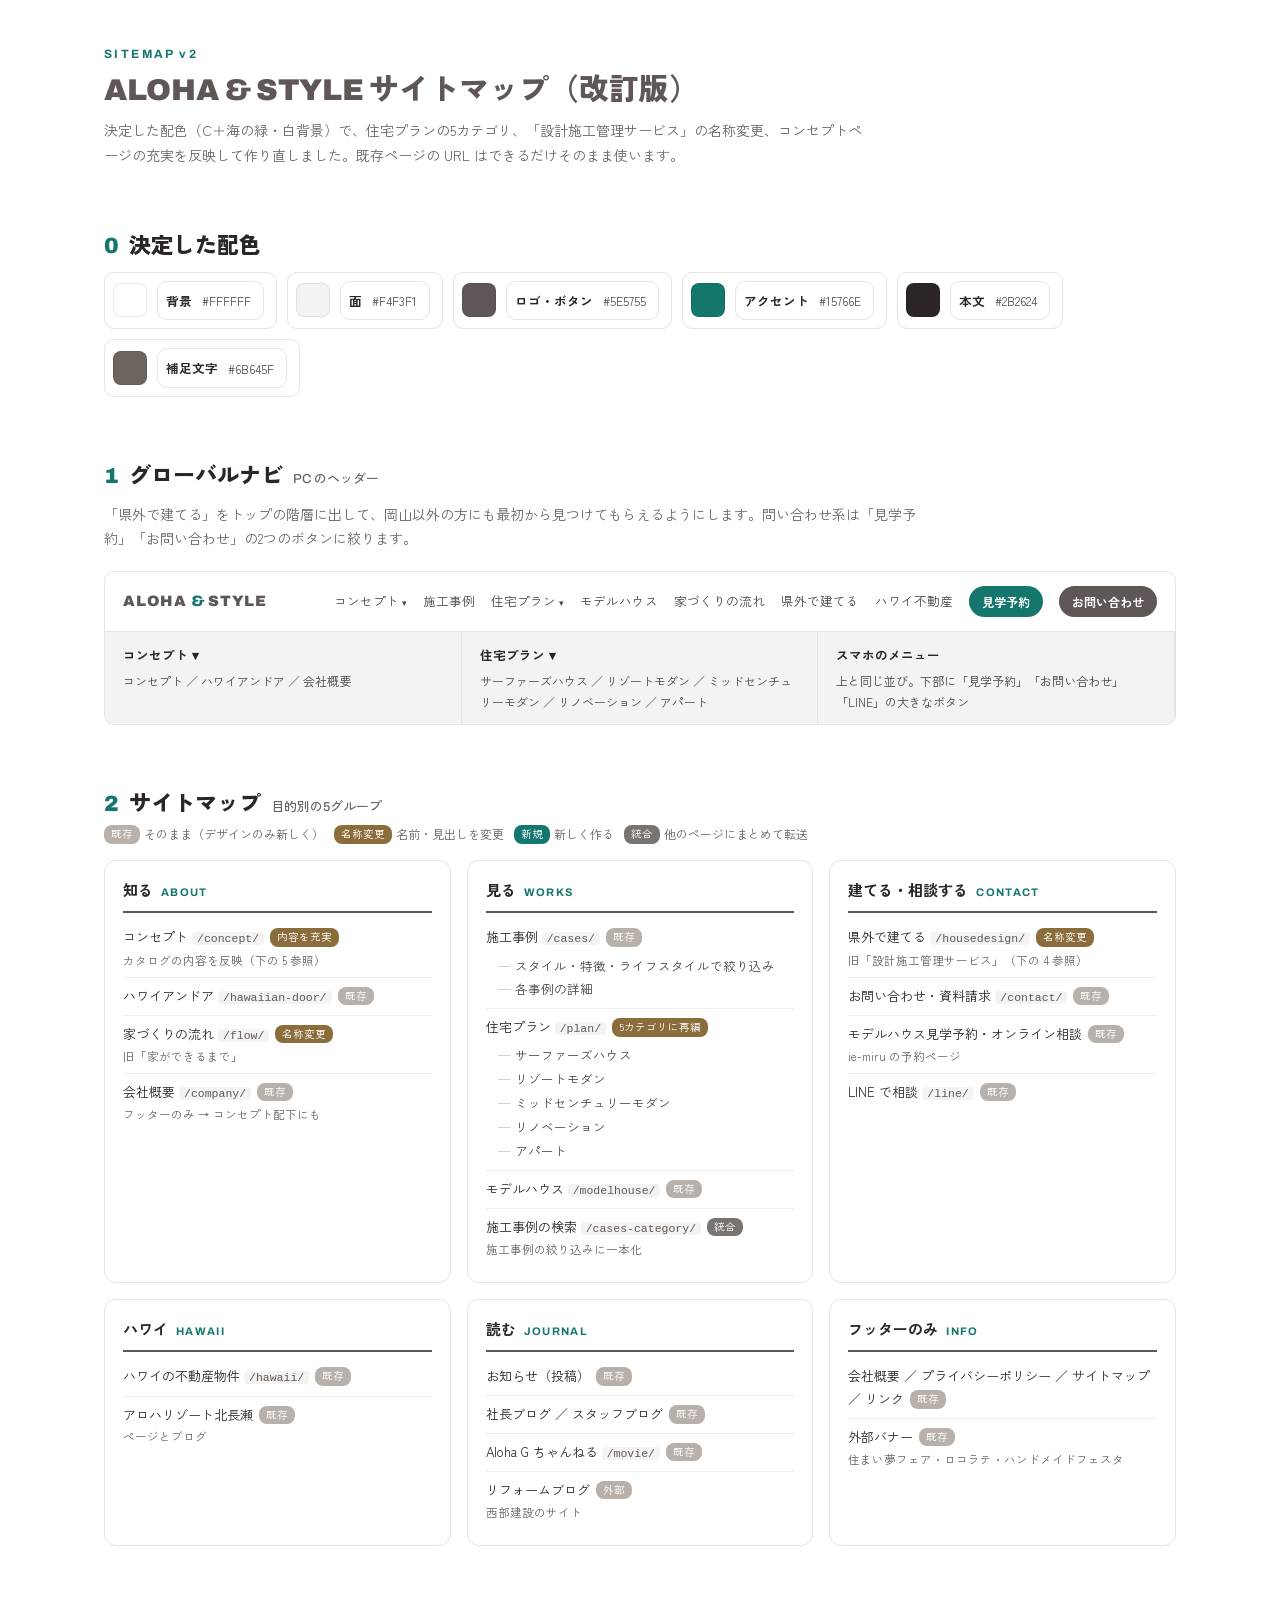
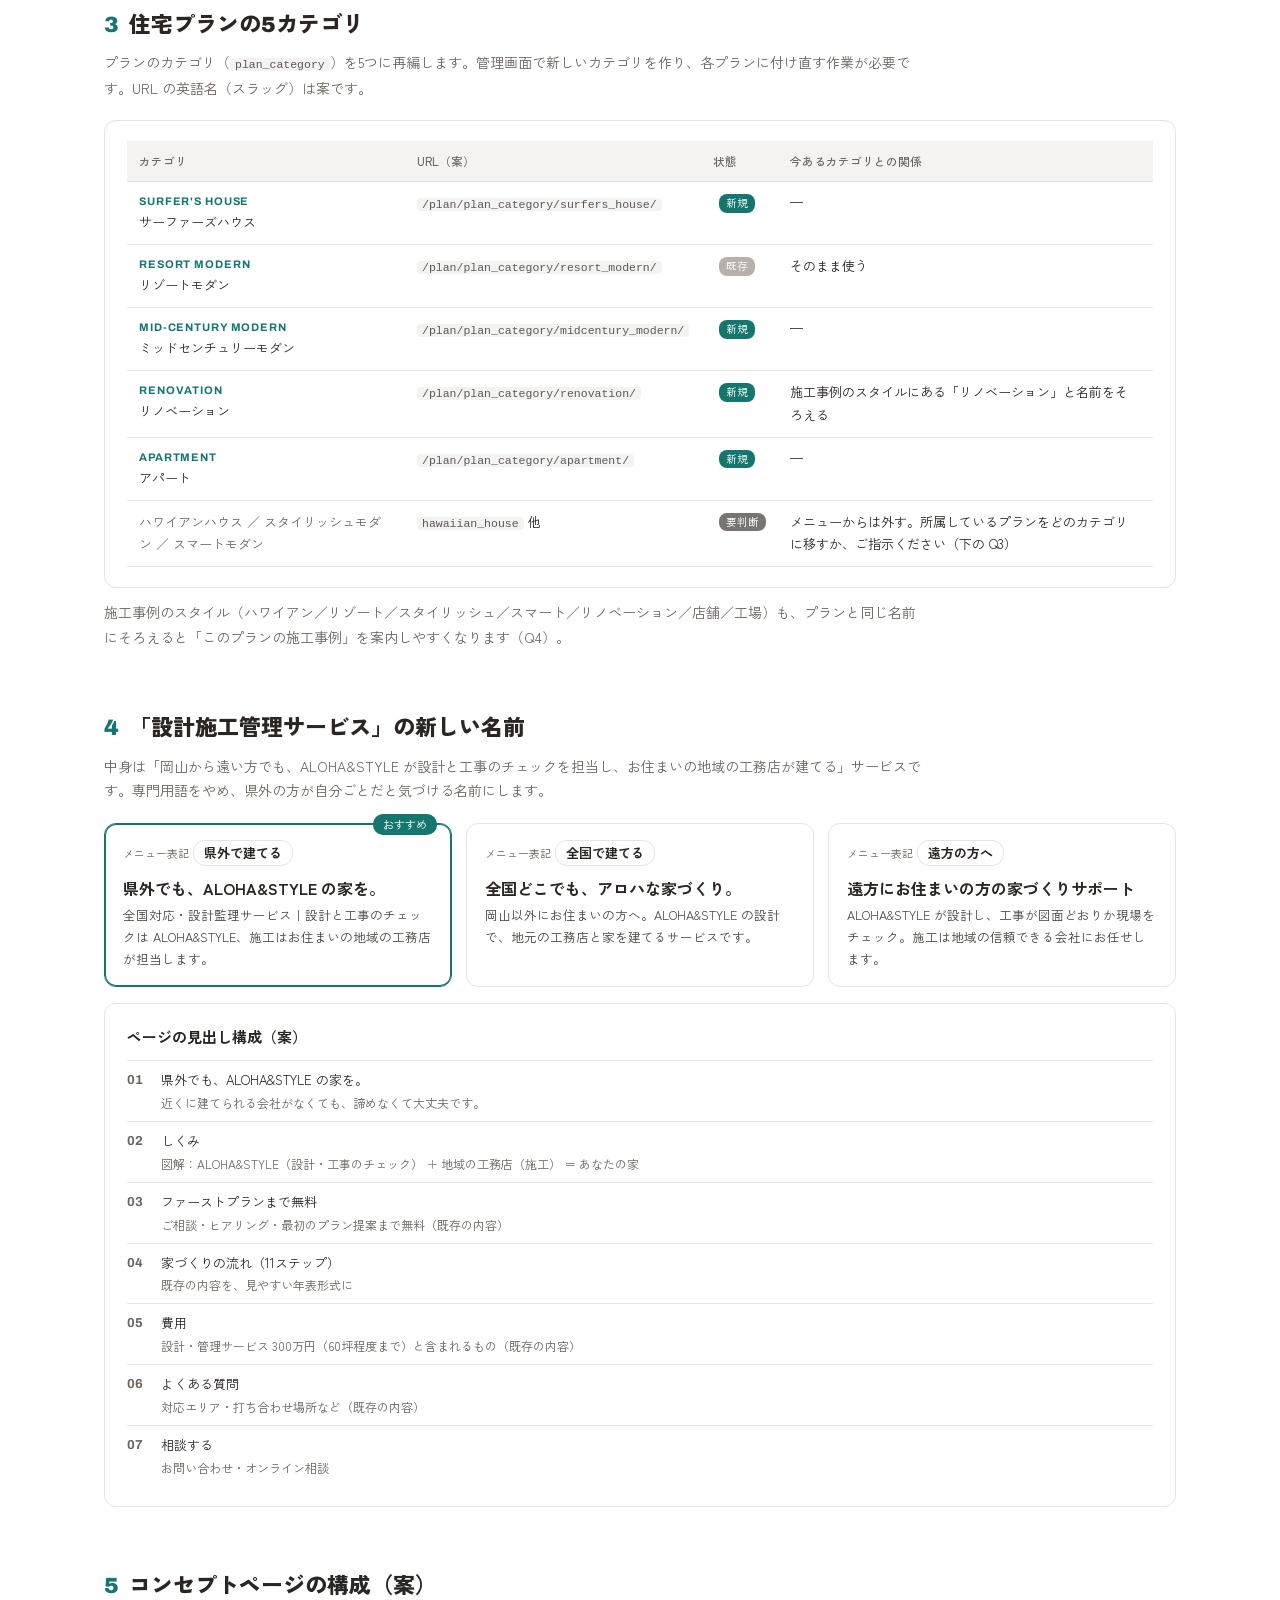
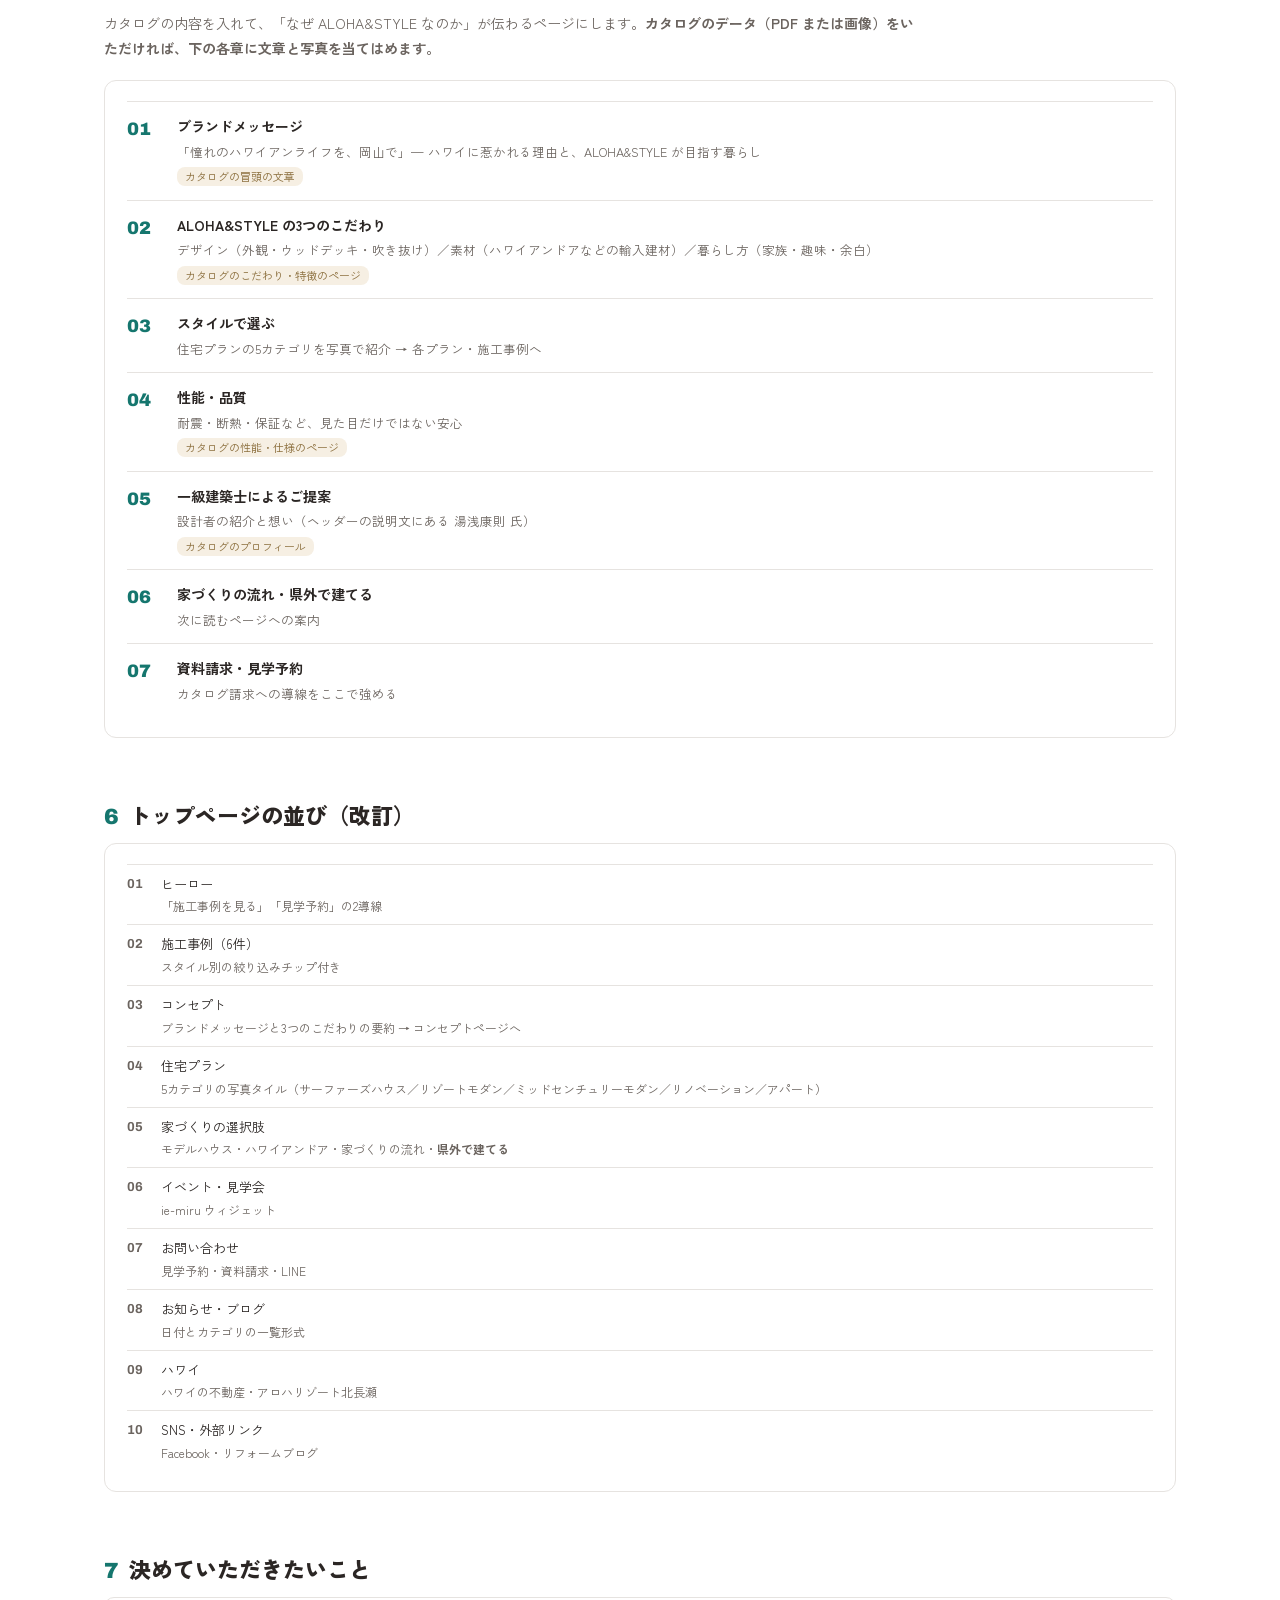
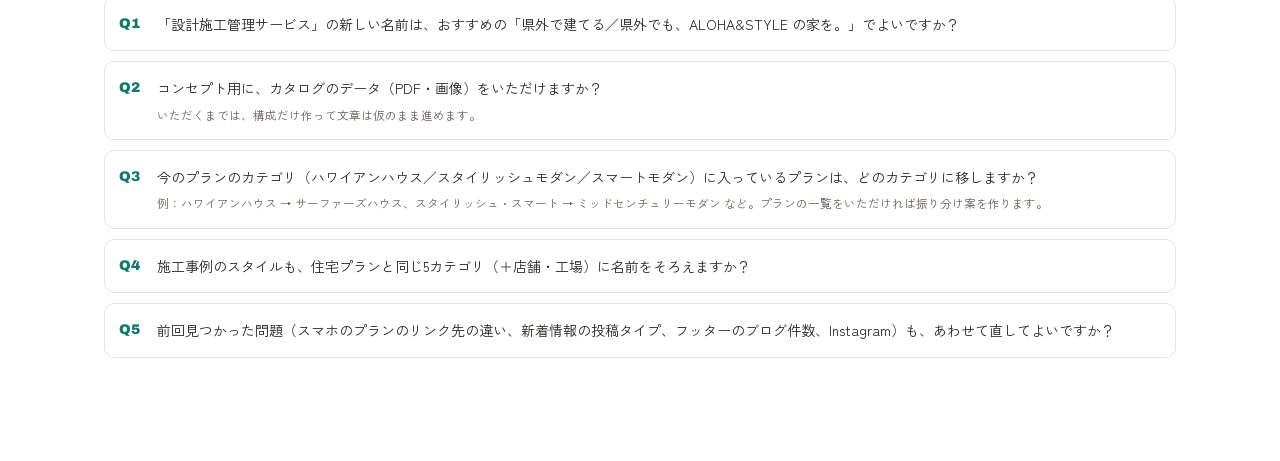
<file: proposals/sitemap-v2.html>
<!DOCTYPE html>
<html lang="ja">
<head>
<meta charset="UTF-8">
<meta name="viewport" content="width=device-width, initial-scale=1.0">
<title>ALOHA &amp; STYLE サイトマップ v2</title>
<link rel="preconnect" href="https://fonts.googleapis.com">
<link href="https://fonts.googleapis.com/css2?family=Archivo:wght@500;700;900&family=Zen+Kaku+Gothic+New:wght@400;500;700;900&display=swap" rel="stylesheet">
<style>
  /* 決定した配色：C＋海の緑・白背景 */
  :root{--ink:#2B2624;--ink-soft:#4A4441;--mute:#6B645F;--line:#E6E3E0;--paper:#FFFFFF;--shade:#F4F3F1;--brand:#5E5755;--accent:#15766E}
  *{box-sizing:border-box;margin:0;padding:0}
  body{font-family:"Zen Kaku Gothic New",sans-serif;background:var(--paper);color:var(--ink);line-height:1.75;font-size:14px}
  .en{font-family:"Archivo","Zen Kaku Gothic New",sans-serif}
  .doc{max-width:1120px;margin:0 auto;padding:44px 24px 96px}
  .doc-head .kicker{font-family:"Archivo",sans-serif;font-weight:700;font-size:12px;letter-spacing:.2em;color:var(--accent)}
  .doc-head h1{font-family:"Archivo","Zen Kaku Gothic New",sans-serif;font-weight:900;font-size:30px;line-height:1.3;color:var(--brand);margin-top:6px}
  .doc-head p{color:var(--mute);margin-top:8px;max-width:760px}
  h2.sec{font-family:"Archivo","Zen Kaku Gothic New",sans-serif;font-weight:900;font-size:22px;margin:60px 0 6px;display:flex;align-items:baseline;gap:10px}
  h2.sec .num{color:var(--accent)}
  h2.sec small{font-weight:500;font-size:13px;color:var(--mute)}
  .lead{color:var(--mute);margin-bottom:20px;max-width:820px}
  .box{border:1px solid var(--line);border-radius:12px;padding:20px 22px;background:#fff}
  .box + .box{margin-top:16px}
  .box h3{font-size:15px;margin-bottom:10px}
  code{font-size:11.5px;background:var(--shade);border-radius:4px;padding:0 5px;color:var(--brand);white-space:nowrap}
  .st{display:inline-block;font-size:10.5px;border-radius:8px;padding:0 7px;margin-left:6px;vertical-align:1px;color:#fff;background:var(--mute);white-space:nowrap}
  .st.new{background:var(--accent)} .st.ren{background:#8A6D3B} .st.mv{background:var(--brand)} .st.merge{background:#7A7470} .st.keep{background:#B8B1AB}
  .legend{display:flex;flex-wrap:wrap;gap:10px;font-size:12px;color:var(--mute);margin:-6px 0 16px}
  .legend .st{margin-left:0;margin-right:4px}

  /* palette */
  .pal{display:flex;flex-wrap:wrap;gap:10px}
  .pal span{display:flex;align-items:center;gap:10px;border:1px solid var(--line);border-radius:10px;padding:8px 12px 8px 8px;font-size:12px;color:var(--ink-soft)}
  .pal i{width:34px;height:34px;border-radius:8px;border:1px solid rgba(0,0,0,.08)}
  .pal b{display:block;font-size:12.5px;color:var(--ink)}

  /* nav mock */
  .navmock{border:1px solid var(--line);border-radius:10px;overflow:hidden}
  .navbar{display:flex;align-items:center;justify-content:space-between;gap:14px;padding:14px 18px;border-bottom:1px solid var(--line);flex-wrap:wrap}
  .logo{font-family:"Archivo",sans-serif;font-weight:900;letter-spacing:.05em;color:var(--brand);font-size:15px}
  .logo em{font-style:normal;color:var(--accent)}
  .navitems{display:flex;flex-wrap:wrap;align-items:center;gap:6px 16px;font-size:12.5px;color:var(--ink-soft)}
  .navitems .dd::after{content:" ▾";font-size:9px}
  .btn{display:inline-block;border-radius:16px;padding:5px 13px;font-weight:700;font-size:12px;color:#fff;background:var(--brand)}
  .btn.acc{background:var(--accent)}
  .dropdowns{display:grid;grid-template-columns:repeat(3,1fr);gap:0;background:var(--shade)}
  @media (max-width:760px){.dropdowns{grid-template-columns:1fr}}
  .dropdowns div{padding:12px 18px;font-size:12px;color:var(--ink-soft);border-right:1px solid var(--line)}
  .dropdowns b{display:block;color:var(--ink);font-size:12.5px;margin-bottom:4px}

  /* tree */
  .tree{display:grid;grid-template-columns:repeat(3,1fr);gap:16px}
  @media (max-width:960px){.tree{grid-template-columns:repeat(2,1fr)}}
  @media (max-width:640px){.tree{grid-template-columns:1fr}}
  .grp{border:1px solid var(--line);border-radius:12px;padding:16px 18px;background:#fff}
  .grp h3{display:flex;align-items:baseline;gap:8px;font-size:15px;padding-bottom:8px;border-bottom:2px solid var(--brand);margin-bottom:6px}
  .grp h3 .en{font-size:11px;color:var(--accent);letter-spacing:.12em;font-weight:700}
  .grp ul{list-style:none}
  .grp li{padding:7px 0;border-bottom:1px solid #F0EEEC;font-size:13px}
  .grp li:last-child{border-bottom:none}
  .grp li small{display:block;color:var(--mute);font-size:11.5px}
  .grp li ul{margin:4px 0 0 12px}
  .grp li ul li{border:none;padding:1px 0;font-size:12.5px;color:var(--ink-soft)}
  .grp li ul li::before{content:"— ";color:#C9C3BD}

  /* tables */
  table{width:100%;border-collapse:collapse;font-size:13px}
  th,td{text-align:left;padding:10px 12px;border-bottom:1px solid var(--line);vertical-align:top}
  th{font-size:11.5px;color:var(--mute);font-weight:500;background:var(--shade)}
  td .enl{font-family:"Archivo",sans-serif;font-weight:700;font-size:11px;letter-spacing:.08em;color:var(--accent);display:block}
  .scroll{overflow-x:auto}

  /* naming cards */
  .names{display:grid;grid-template-columns:repeat(3,1fr);gap:14px}
  @media (max-width:860px){.names{grid-template-columns:1fr}}
  .name{border:1px solid var(--line);border-radius:12px;padding:16px 18px;background:#fff;position:relative}
  .name.rec{border-color:var(--accent);box-shadow:0 0 0 1px var(--accent) inset}
  .name .badge{position:absolute;top:-10px;right:14px;background:var(--accent);color:#fff;font-size:11px;border-radius:10px;padding:1px 10px}
  .name .navl{font-size:11px;color:var(--mute)}
  .name .navl b{display:inline-block;color:var(--ink);font-size:13px;border:1px solid var(--line);border-radius:12px;padding:1px 10px;margin-left:4px}
  .name h4{font-size:16px;line-height:1.5;margin:10px 0 4px}
  .name p{font-size:12.5px;color:var(--ink-soft)}

  /* concept */
  .concept{counter-reset:c;list-style:none}
  .concept li{counter-increment:c;display:grid;grid-template-columns:40px 1fr;gap:10px;padding:12px 0;border-top:1px solid var(--line)}
  .concept li::before{content:counter(c,decimal-leading-zero);font-family:"Archivo",sans-serif;font-weight:900;color:var(--accent);font-size:18px}
  .concept b{display:block}
  .concept small{color:var(--mute);font-size:12.5px}
  .todo{display:inline-block;font-size:11px;color:#8A6D3B;background:#F6EFE3;border-radius:8px;padding:0 8px;margin-top:4px}

  .flow{list-style:none;counter-reset:s}
  .flow li{counter-increment:s;position:relative;padding:8px 0 8px 34px;border-top:1px solid var(--line);font-size:13px}
  .flow li::before{content:counter(s,decimal-leading-zero);position:absolute;left:0;top:8px;font-family:"Archivo",sans-serif;font-weight:700;color:var(--mute)}
  .flow li small{display:block;color:var(--mute);font-size:12px}

  .q{list-style:none;counter-reset:q}
  .q li{counter-increment:q;border:1px solid var(--line);border-radius:10px;padding:14px 16px 14px 52px;position:relative;margin-bottom:10px}
  .q li::before{content:"Q" counter(q);position:absolute;left:14px;top:14px;font-family:"Archivo",sans-serif;font-weight:900;color:var(--accent)}
  .q li small{display:block;color:var(--mute);margin-top:4px}
</style>
</head>
<body>
<div class="doc">

  <header class="doc-head">
    <div class="kicker">SITEMAP v2</div>
    <h1>ALOHA &amp; STYLE サイトマップ（改訂版）</h1>
    <p>決定した配色（C＋海の緑・白背景）で、住宅プランの5カテゴリ、「設計施工管理サービス」の名称変更、コンセプトページの充実を反映して作り直しました。既存ページの URL はできるだけそのまま使います。</p>
  </header>

  <!-- 0. palette -->
  <h2 class="sec"><span class="num">0</span>決定した配色</h2>
  <div class="pal">
    <span><i style="background:#FFFFFF"></i><span><b>背景</b>#FFFFFF</span></span>
    <span><i style="background:#F4F3F1"></i><span><b>面</b>#F4F3F1</span></span>
    <span><i style="background:#5E5755"></i><span><b>ロゴ・ボタン</b>#5E5755</span></span>
    <span><i style="background:#15766E"></i><span><b>アクセント</b>#15766E</span></span>
    <span><i style="background:#2B2624"></i><span><b>本文</b>#2B2624</span></span>
    <span><i style="background:#6B645F"></i><span><b>補足文字</b>#6B645F</span></span>
  </div>

  <!-- 1. nav -->
  <h2 class="sec"><span class="num">1</span>グローバルナビ<small>PC のヘッダー</small></h2>
  <p class="lead">「県外で建てる」をトップの階層に出して、岡山以外の方にも最初から見つけてもらえるようにします。問い合わせ系は「見学予約」「お問い合わせ」の2つのボタンに絞ります。</p>
  <div class="navmock">
    <div class="navbar">
      <span class="logo">ALOHA <em>&amp;</em> STYLE</span>
      <span class="navitems"><span class="dd">コンセプト</span><span>施工事例</span><span class="dd">住宅プラン</span><span>モデルハウス</span><span>家づくりの流れ</span><span>県外で建てる</span><span>ハワイ不動産</span><span class="btn acc">見学予約</span><span class="btn">お問い合わせ</span></span>
    </div>
    <div class="dropdowns">
      <div><b>コンセプト ▾</b>コンセプト ／ ハワイアンドア ／ 会社概要</div>
      <div><b>住宅プラン ▾</b>サーファーズハウス ／ リゾートモダン ／ ミッドセンチュリーモダン ／ リノベーション ／ アパート</div>
      <div><b>スマホのメニュー</b>上と同じ並び。下部に「見学予約」「お問い合わせ」「LINE」の大きなボタン</div>
    </div>
  </div>

  <!-- 2. sitemap -->
  <h2 class="sec"><span class="num">2</span>サイトマップ<small>目的別の5グループ</small></h2>
  <div class="legend"><span><span class="st keep">既存</span>そのまま（デザインのみ新しく）</span><span><span class="st ren">名称変更</span>名前・見出しを変更</span><span><span class="st new">新規</span>新しく作る</span><span><span class="st merge">統合</span>他のページにまとめて転送</span></div>
  <div class="tree">
    <section class="grp">
      <h3>知る<span class="en">ABOUT</span></h3>
      <ul>
        <li>コンセプト <code>/concept/</code><span class="st ren">内容を充実</span><small>カタログの内容を反映（下の 5 参照）</small></li>
        <li>ハワイアンドア <code>/hawaiian-door/</code><span class="st keep">既存</span></li>
        <li>家づくりの流れ <code>/flow/</code><span class="st ren">名称変更</span><small>旧「家ができるまで」</small></li>
        <li>会社概要 <code>/company/</code><span class="st keep">既存</span><small>フッターのみ → コンセプト配下にも</small></li>
      </ul>
    </section>
    <section class="grp">
      <h3>見る<span class="en">WORKS</span></h3>
      <ul>
        <li>施工事例 <code>/cases/</code><span class="st keep">既存</span>
          <ul><li>スタイル・特徴・ライフスタイルで絞り込み</li><li>各事例の詳細</li></ul></li>
        <li>住宅プラン <code>/plan/</code><span class="st ren">5カテゴリに再編</span>
          <ul><li>サーファーズハウス</li><li>リゾートモダン</li><li>ミッドセンチュリーモダン</li><li>リノベーション</li><li>アパート</li></ul></li>
        <li>モデルハウス <code>/modelhouse/</code><span class="st keep">既存</span></li>
        <li>施工事例の検索 <code>/cases-category/</code><span class="st merge">統合</span><small>施工事例の絞り込みに一本化</small></li>
      </ul>
    </section>
    <section class="grp">
      <h3>建てる・相談する<span class="en">CONTACT</span></h3>
      <ul>
        <li>県外で建てる <code>/housedesign/</code><span class="st ren">名称変更</span><small>旧「設計施工管理サービス」（下の 4 参照）</small></li>
        <li>お問い合わせ・資料請求 <code>/contact/</code><span class="st keep">既存</span></li>
        <li>モデルハウス見学予約・オンライン相談<span class="st keep">既存</span><small>ie-miru の予約ページ</small></li>
        <li>LINE で相談 <code>/line/</code><span class="st keep">既存</span></li>
      </ul>
    </section>
    <section class="grp">
      <h3>ハワイ<span class="en">HAWAII</span></h3>
      <ul>
        <li>ハワイの不動産物件 <code>/hawaii/</code><span class="st keep">既存</span></li>
        <li>アロハリゾート北長瀬<span class="st keep">既存</span><small>ページとブログ</small></li>
      </ul>
    </section>
    <section class="grp">
      <h3>読む<span class="en">JOURNAL</span></h3>
      <ul>
        <li>お知らせ（投稿）<span class="st keep">既存</span></li>
        <li>社長ブログ ／ スタッフブログ<span class="st keep">既存</span></li>
        <li>Aloha G ちゃんねる <code>/movie/</code><span class="st keep">既存</span></li>
        <li>リフォームブログ<span class="st keep">外部</span><small>西部建設のサイト</small></li>
      </ul>
    </section>
    <section class="grp">
      <h3>フッターのみ<span class="en">INFO</span></h3>
      <ul>
        <li>会社概要 ／ プライバシーポリシー ／ サイトマップ ／ リンク<span class="st keep">既存</span></li>
        <li>外部バナー<span class="st keep">既存</span><small>住まい夢フェア・ロコラテ・ハンドメイドフェスタ</small></li>
      </ul>
    </section>
  </div>

  <!-- 3. plans -->
  <h2 class="sec"><span class="num">3</span>住宅プランの5カテゴリ</h2>
  <p class="lead">プランのカテゴリ（<code>plan_category</code>）を5つに再編します。管理画面で新しいカテゴリを作り、各プランに付け直す作業が必要です。URL の英語名（スラッグ）は案です。</p>
  <div class="box scroll">
    <table>
      <thead><tr><th>カテゴリ</th><th>URL（案）</th><th>状態</th><th>今あるカテゴリとの関係</th></tr></thead>
      <tbody>
        <tr><td><span class="enl">SURFER'S HOUSE</span>サーファーズハウス</td><td><code>/plan/plan_category/surfers_house/</code></td><td><span class="st new">新規</span></td><td>—</td></tr>
        <tr><td><span class="enl">RESORT MODERN</span>リゾートモダン</td><td><code>/plan/plan_category/resort_modern/</code></td><td><span class="st keep">既存</span></td><td>そのまま使う</td></tr>
        <tr><td><span class="enl">MID-CENTURY MODERN</span>ミッドセンチュリーモダン</td><td><code>/plan/plan_category/midcentury_modern/</code></td><td><span class="st new">新規</span></td><td>—</td></tr>
        <tr><td><span class="enl">RENOVATION</span>リノベーション</td><td><code>/plan/plan_category/renovation/</code></td><td><span class="st new">新規</span></td><td>施工事例のスタイルにある「リノベーション」と名前をそろえる</td></tr>
        <tr><td><span class="enl">APARTMENT</span>アパート</td><td><code>/plan/plan_category/apartment/</code></td><td><span class="st new">新規</span></td><td>—</td></tr>
        <tr><td style="color:var(--mute)">ハワイアンハウス ／ スタイリッシュモダン ／ スマートモダン</td><td><code>hawaiian_house</code> 他</td><td><span class="st merge">要判断</span></td><td>メニューからは外す。所属しているプランをどのカテゴリに移すか、ご指示ください（下の Q3）</td></tr>
      </tbody>
    </table>
  </div>
  <p class="lead" style="margin-top:12px">施工事例のスタイル（ハワイアン／リゾート／スタイリッシュ／スマート／リノベーション／店舗／工場）も、プランと同じ名前にそろえると「このプランの施工事例」を案内しやすくなります（Q4）。</p>

  <!-- 4. naming -->
  <h2 class="sec"><span class="num">4</span>「設計施工管理サービス」の新しい名前</h2>
  <p class="lead">中身は「岡山から遠い方でも、ALOHA&amp;STYLE が設計と工事のチェックを担当し、お住まいの地域の工務店が建てる」サービスです。専門用語をやめ、県外の方が自分ごとだと気づける名前にします。</p>
  <div class="names">
    <div class="name rec"><span class="badge">おすすめ</span>
      <div class="navl">メニュー表記<b>県外で建てる</b></div>
      <h4>県外でも、ALOHA&amp;STYLE の家を。</h4>
      <p>全国対応・設計監理サービス｜設計と工事のチェックは ALOHA&amp;STYLE、施工はお住まいの地域の工務店が担当します。</p>
    </div>
    <div class="name">
      <div class="navl">メニュー表記<b>全国で建てる</b></div>
      <h4>全国どこでも、アロハな家づくり。</h4>
      <p>岡山以外にお住まいの方へ。ALOHA&amp;STYLE の設計で、地元の工務店と家を建てるサービスです。</p>
    </div>
    <div class="name">
      <div class="navl">メニュー表記<b>遠方の方へ</b></div>
      <h4>遠方にお住まいの方の家づくりサポート</h4>
      <p>ALOHA&amp;STYLE が設計し、工事が図面どおりか現場をチェック。施工は地域の信頼できる会社にお任せします。</p>
    </div>
  </div>
  <div class="box" style="margin-top:16px">
    <h3>ページの見出し構成（案）</h3>
    <ol class="flow">
      <li>県外でも、ALOHA&amp;STYLE の家を。<small>近くに建てられる会社がなくても、諦めなくて大丈夫です。</small></li>
      <li>しくみ<small>図解：ALOHA&amp;STYLE（設計・工事のチェック） ＋ 地域の工務店（施工） ＝ あなたの家</small></li>
      <li>ファーストプランまで無料<small>ご相談・ヒアリング・最初のプラン提案まで無料（既存の内容）</small></li>
      <li>家づくりの流れ（11ステップ）<small>既存の内容を、見やすい年表形式に</small></li>
      <li>費用<small>設計・管理サービス 300万円（60坪程度まで）と含まれるもの（既存の内容）</small></li>
      <li>よくある質問<small>対応エリア・打ち合わせ場所など（既存の内容）</small></li>
      <li>相談する<small>お問い合わせ・オンライン相談</small></li>
    </ol>
  </div>

  <!-- 5. concept -->
  <h2 class="sec"><span class="num">5</span>コンセプトページの構成（案）</h2>
  <p class="lead">カタログの内容を入れて、「なぜ ALOHA&amp;STYLE なのか」が伝わるページにします。<b>カタログのデータ（PDF または画像）をいただければ、下の各章に文章と写真を当てはめます。</b></p>
  <div class="box">
    <ol class="concept">
      <li><div><b>ブランドメッセージ</b><small>「憧れのハワイアンライフを、岡山で」— ハワイに惹かれる理由と、ALOHA&amp;STYLE が目指す暮らし</small><br><span class="todo">カタログの冒頭の文章</span></div></li>
      <li><div><b>ALOHA&amp;STYLE の3つのこだわり</b><small>デザイン（外観・ウッドデッキ・吹き抜け）／素材（ハワイアンドアなどの輸入建材）／暮らし方（家族・趣味・余白）</small><br><span class="todo">カタログのこだわり・特徴のページ</span></div></li>
      <li><div><b>スタイルで選ぶ</b><small>住宅プランの5カテゴリを写真で紹介 → 各プラン・施工事例へ</small></div></li>
      <li><div><b>性能・品質</b><small>耐震・断熱・保証など、見た目だけではない安心</small><br><span class="todo">カタログの性能・仕様のページ</span></div></li>
      <li><div><b>一級建築士によるご提案</b><small>設計者の紹介と想い（ヘッダーの説明文にある 湯浅康則 氏）</small><br><span class="todo">カタログのプロフィール</span></div></li>
      <li><div><b>家づくりの流れ・県外で建てる</b><small>次に読むページへの案内</small></div></li>
      <li><div><b>資料請求・見学予約</b><small>カタログ請求への導線をここで強める</small></div></li>
    </ol>
  </div>

  <!-- 6. top -->
  <h2 class="sec"><span class="num">6</span>トップページの並び（改訂）</h2>
  <div class="box">
    <ol class="flow">
      <li>ヒーロー<small>「施工事例を見る」「見学予約」の2導線</small></li>
      <li>施工事例（6件）<small>スタイル別の絞り込みチップ付き</small></li>
      <li>コンセプト<small>ブランドメッセージと3つのこだわりの要約 → コンセプトページへ</small></li>
      <li>住宅プラン<small>5カテゴリの写真タイル（サーファーズハウス／リゾートモダン／ミッドセンチュリーモダン／リノベーション／アパート）</small></li>
      <li>家づくりの選択肢<small>モデルハウス・ハワイアンドア・家づくりの流れ・<b>県外で建てる</b></small></li>
      <li>イベント・見学会<small>ie-miru ウィジェット</small></li>
      <li>お問い合わせ<small>見学予約・資料請求・LINE</small></li>
      <li>お知らせ・ブログ<small>日付とカテゴリの一覧形式</small></li>
      <li>ハワイ<small>ハワイの不動産・アロハリゾート北長瀬</small></li>
      <li>SNS・外部リンク<small>Facebook・リフォームブログ</small></li>
    </ol>
  </div>

  <!-- 7. questions -->
  <h2 class="sec"><span class="num">7</span>決めていただきたいこと</h2>
  <ol class="q">
    <li>「設計施工管理サービス」の新しい名前は、おすすめの「県外で建てる／県外でも、ALOHA&amp;STYLE の家を。」でよいですか？</li>
    <li>コンセプト用に、カタログのデータ（PDF・画像）をいただけますか？<small>いただくまでは、構成だけ作って文章は仮のまま進めます。</small></li>
    <li>今のプランのカテゴリ（ハワイアンハウス／スタイリッシュモダン／スマートモダン）に入っているプランは、どのカテゴリに移しますか？<small>例：ハワイアンハウス → サーファーズハウス、スタイリッシュ・スマート → ミッドセンチュリーモダン など。プランの一覧をいただければ振り分け案を作ります。</small></li>
    <li>施工事例のスタイルも、住宅プランと同じ5カテゴリ（＋店舗・工場）に名前をそろえますか？</li>
    <li>前回見つかった問題（スマホのプランのリンク先の違い、新着情報の投稿タイプ、フッターのブログ件数、Instagram）も、あわせて直してよいですか？</li>
  </ol>

</div>
</body>
</html>
</file>
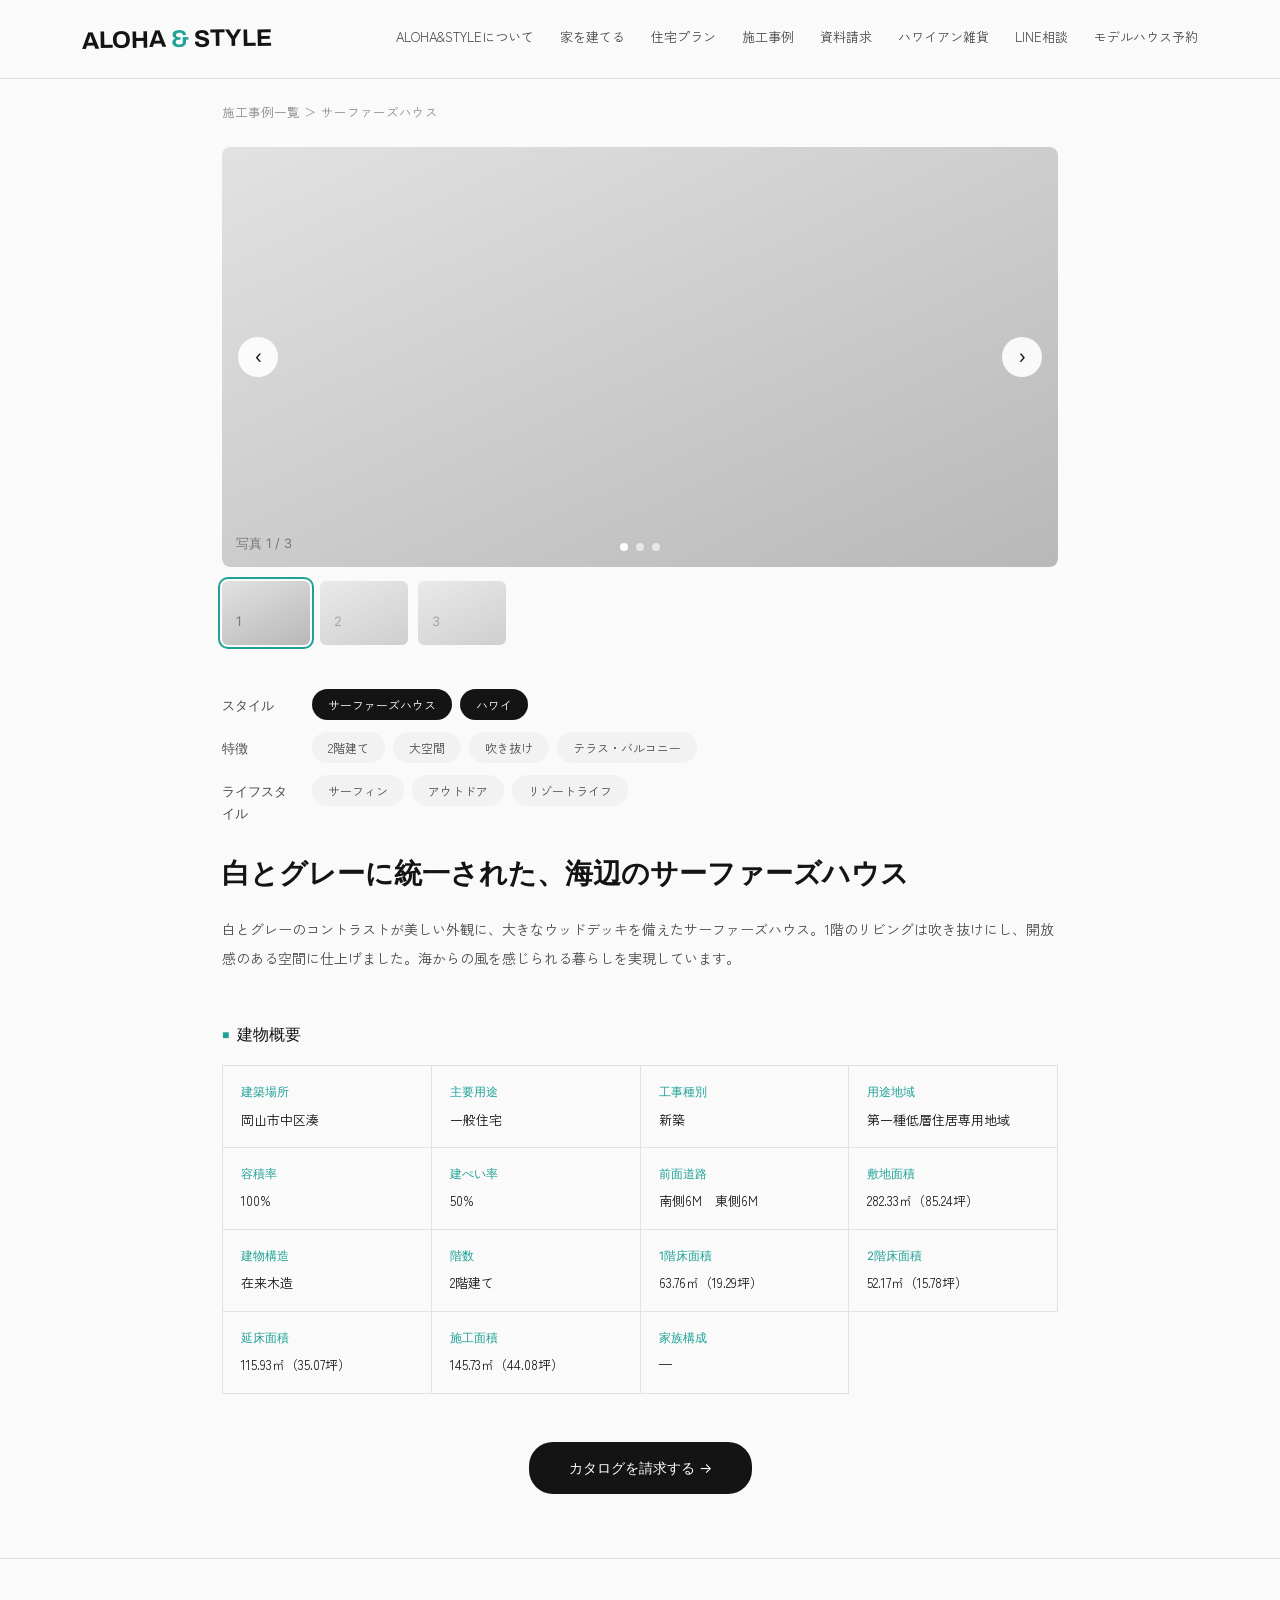
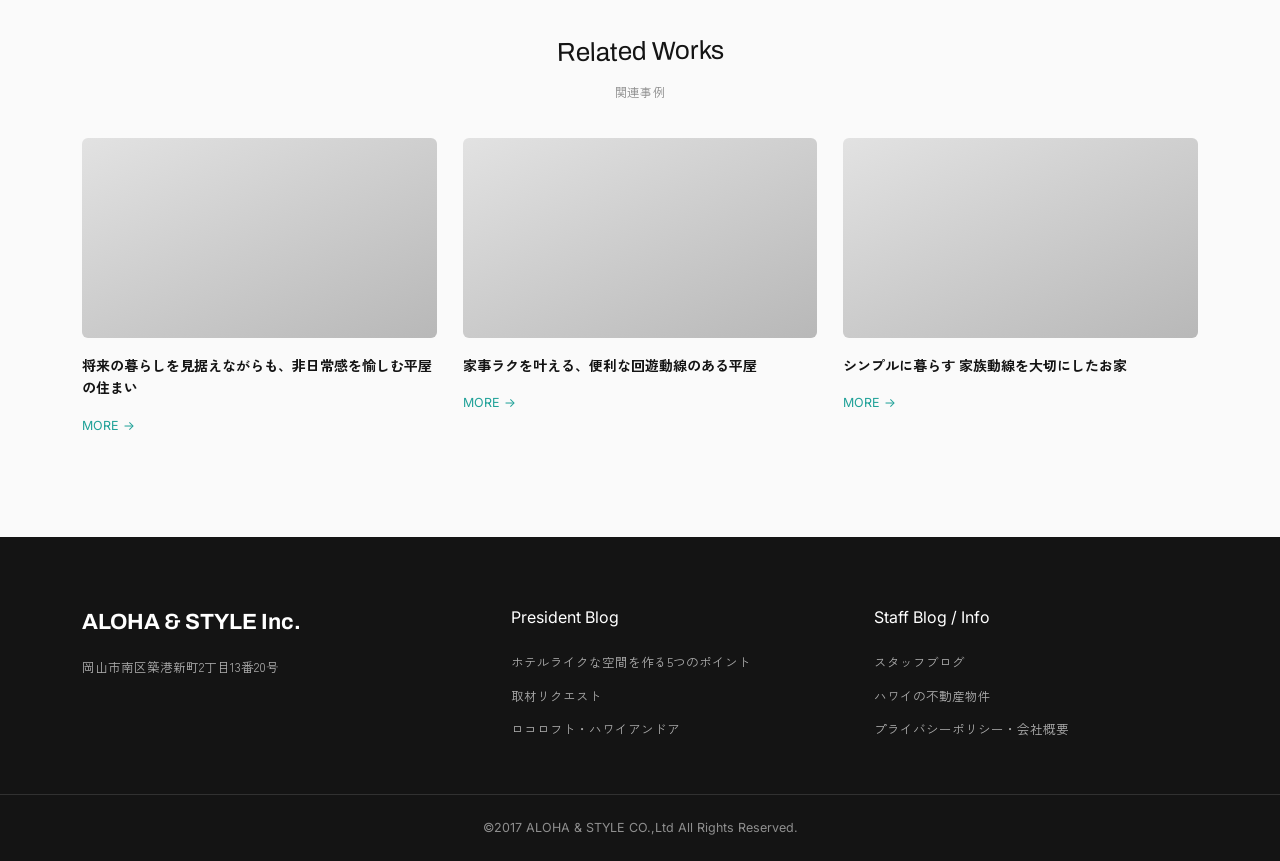
<file: works/detail.html>
<!DOCTYPE html>
<html lang="ja">
<head>
<meta charset="UTF-8">
<meta name="viewport" content="width=device-width, initial-scale=1.0">
<title>白とグレーに統一された、海辺のサーファーズハウス｜ALOHA & STYLE 施工事例</title>
<link rel="preconnect" href="https://fonts.googleapis.com">
<link href="https://fonts.googleapis.com/css2?family=Archivo:wght@400;500;700;900&family=Inter:wght@400;500;600&family=Zen+Kaku+Gothic+New:wght@400;500;700;900&display=swap" rel="stylesheet">
<link rel="stylesheet" href="../css/common.css">
<link rel="stylesheet" href="../css/detail.css">
</head>
<body>

<header class="site-header">
  <div class="wrap">
    <div class="logo"><a href="../index.html">ALOHA <span>&</span> STYLE</a></div>
    <nav class="main-nav">
      <a href="#">ALOHA&STYLEについて</a>
      <a href="#">家を建てる</a>
      <a href="#">住宅プラン</a>
      <a href="../index.html#works">施工事例</a>
      <a href="#">資料請求</a>
      <a href="#">ハワイアン雑貨</a>
      <a href="#">LINE相談</a>
      <a href="#">モデルハウス予約</a>
    </nav>
  </div>
</header>

<main class="article-wrap">
  <div class="breadcrumb"><a href="../index.html#works">施工事例一覧</a> ＞ サーファーズハウス</div>

  <!-- SLIDER -->
  <div class="slider">
    <div class="ph" data-label="写真 1 / 3"></div>
    <div class="slider-arrow prev">‹</div>
    <div class="slider-arrow next">›</div>
    <div class="slider-dots"><i class="active"></i><i></i><i></i></div>
  </div>
  <div class="thumbs">
    <div class="ph active" data-label="1"></div>
    <div class="ph" data-label="2"></div>
    <div class="ph" data-label="3"></div>
  </div>

  <!-- DETAIL -->
  <div class="detail">
    <div class="tag-groups">
      <div class="tag-group style">
        <span class="glabel">スタイル</span>
        <div class="gtags"><span>サーファーズハウス</span><span>ハワイ</span></div>
      </div>
      <div class="tag-group">
        <span class="glabel">特徴</span>
        <div class="gtags"><span>2階建て</span><span>大空間</span><span>吹き抜け</span><span>テラス・バルコニー</span></div>
      </div>
      <div class="tag-group">
        <span class="glabel">ライフスタイル</span>
        <div class="gtags"><span>サーフィン</span><span>アウトドア</span><span>リゾートライフ</span></div>
      </div>
    </div>
    <h1>白とグレーに統一された、海辺のサーファーズハウス</h1>
    <p>
      白とグレーのコントラストが美しい外観に、大きなウッドデッキを備えたサーファーズハウス。1階のリビングは吹き抜けにし、開放感のある空間に仕上げました。海からの風を感じられる暮らしを実現しています。
    </p>

    <div class="overview">
      <div class="otitle">建物概要</div>
      <div class="overview-table">
        <div class="cell"><div class="k">建築場所</div><div class="v">岡山市中区湊</div></div>
        <div class="cell"><div class="k">主要用途</div><div class="v">一般住宅</div></div>
        <div class="cell"><div class="k">工事種別</div><div class="v">新築</div></div>
        <div class="cell"><div class="k">用途地域</div><div class="v">第一種低層住居専用地域</div></div>
        <div class="cell"><div class="k">容積率</div><div class="v">100%</div></div>
        <div class="cell"><div class="k">建ぺい率</div><div class="v">50%</div></div>
        <div class="cell"><div class="k">前面道路</div><div class="v">南側6M　東側6M</div></div>
        <div class="cell"><div class="k">敷地面積</div><div class="v">282.33㎡（85.24坪）</div></div>
        <div class="cell"><div class="k">建物構造</div><div class="v">在来木造</div></div>
        <div class="cell"><div class="k">階数</div><div class="v">2階建て</div></div>
        <div class="cell"><div class="k">1階床面積</div><div class="v">63.76㎡（19.29坪）</div></div>
        <div class="cell"><div class="k">2階床面積</div><div class="v">52.17㎡（15.78坪）</div></div>
        <div class="cell"><div class="k">延床面積</div><div class="v">115.93㎡（35.07坪）</div></div>
        <div class="cell"><div class="k">施工面積</div><div class="v">145.73㎡（44.08坪）</div></div>
        <div class="cell"><div class="k">家族構成</div><div class="v">—</div></div>
      </div>
    </div>
  </div>

  <div class="detail-cta"><a href="#" class="btn">カタログを請求する →</a></div>
</main>

<!-- RELATED -->
<section class="related">
  <div class="section-head">
    <div class="en">Related Works</div>
    <div class="jp">関連事例</div>
  </div>
  <div class="related-grid">
    <a href="detail.html" class="work-card">
      <div class="ph" data-label=""></div>
      <h3>将来の暮らしを見据えながらも、非日常感を愉しむ平屋の住まい</h3>
      <span class="more">MORE →</span>
    </a>
    <a href="detail.html" class="work-card">
      <div class="ph" data-label=""></div>
      <h3>家事ラクを叶える、便利な回遊動線のある平屋</h3>
      <span class="more">MORE →</span>
    </a>
    <a href="detail.html" class="work-card">
      <div class="ph" data-label=""></div>
      <h3>シンプルに暮らす 家族動線を大切にしたお家</h3>
      <span class="more">MORE →</span>
    </a>
  </div>
</section>

<!-- FOOTER -->
<footer class="site-footer">
  <div class="footer-grid">
    <div>
      <div class="footer-logo">ALOHA & STYLE Inc.</div>
      <div class="addr">岡山市南区築港新町2丁目13番20号</div>
    </div>
    <div class="footer-col">
      <div class="head">President Blog</div>
      <ul>
        <li>ホテルライクな空間を作る5つのポイント</li>
        <li>取材リクエスト</li>
        <li>ロコロフト・ハワイアンドア</li>
      </ul>
    </div>
    <div class="footer-col">
      <div class="head">Staff Blog / Info</div>
      <ul>
        <li>スタッフブログ</li>
        <li>ハワイの不動産物件</li>
        <li>プライバシーポリシー・会社概要</li>
      </ul>
    </div>
  </div>
  <div class="footer-bottom">©2017 ALOHA & STYLE CO.,Ltd All Rights Reserved.</div>
</footer>

</body>
</html>
</file>
<file: css/common.css>
:root{
  --ink:#141414;
  --ink-soft:#4a4a4a;
  --mute:#8c8c8c;
  --line:#e2e2e2;
  --paper:#fafafa;
  --paper-shade:#f2f2f2;
  --white:#ffffff;
  --accent:#1fa198;

  /* フォント設定：見出し・ロゴ等の大きい欧文は --font-display、
     ボタンやタグ等の小さい欧文は --font-label を使用。
     ここを変更するだけでサイト全体のフォントが切り替わります。 */
  --font-display:'Archivo',sans-serif;
  --font-label:'Inter',sans-serif;
  --font-jp:'Zen Kaku Gothic New',sans-serif;
}
*{box-sizing:border-box;margin:0;padding:0}
body{
  font-family:var(--font-jp);
  color:var(--ink);
  background:var(--paper);
  -webkit-font-smoothing:antialiased;
  line-height:1.75;
}
.en{font-family:var(--font-display)}
img,.ph{display:block;width:100%;height:100%;object-fit:cover}
a{color:inherit;text-decoration:none}
.wrap{max-width:1180px;margin:0 auto;padding:0 32px}

/* placeholder photography block（実写真に差し替え予定） */
.ph{
  background:linear-gradient(155deg, #e2e2e2 0%, #cfcfcf 45%, #b8b8b8 100%);
  position:relative;overflow:hidden;border-radius:6px;
}
.ph::after{
  content:attr(data-label);
  position:absolute;left:14px;bottom:12px;
  font-family:var(--font-label);font-weight:400;font-size:13px;
  color:rgba(20,20,20,.45);
}
.ph.dark{background:linear-gradient(155deg,#3a3a3a 0%, #232323 55%, #141414 100%)}
.ph.dark::after{color:rgba(255,255,255,.5)}

/* ---------- HEADER ---------- */
.site-header{
  position:sticky;top:0;z-index:50;
  background:rgba(250,250,250,.92);backdrop-filter:blur(6px);
  border-bottom:1px solid var(--line);
}
.site-header .wrap{height:78px;display:flex;align-items:center;justify-content:space-between}
.logo{font-family:var(--font-display);font-weight:700;font-size:24px;color:var(--ink);transform:rotate(-1deg);display:inline-block}
.logo span{color:var(--accent)}
nav.main-nav{display:flex;gap:26px;font-size:13px}
nav.main-nav a{color:var(--ink-soft);white-space:nowrap;position:relative;padding-bottom:3px}
nav.main-nav a:hover{color:var(--ink)}
nav.main-nav a::after{
  content:'';position:absolute;left:0;right:0;bottom:-2px;height:1px;
  background:var(--accent);transform:scaleX(0);transform-origin:right;transition:transform .25s ease;
}
nav.main-nav a:hover::after{transform:scaleX(1);transform-origin:left}

/* ---------- BUTTONS ---------- */
.btn{
  display:inline-block;background:var(--ink);color:var(--white);
  font-family:var(--font-label);font-size:14px;border-radius:22px;padding:12px 30px;
  transition:transform .2s ease, background .2s ease;
}
.btn:hover{background:var(--accent);transform:translateY(-1px)}
.btn-outline{
  display:inline-block;border:1.5px solid var(--ink);color:var(--ink);border-radius:22px;
  font-family:var(--font-label);font-size:14px;padding:11px 28px;
}
.btn-outline:hover{background:var(--ink);color:var(--white)}

/* ---------- SECTION HEADER ---------- */
.section-head{text-align:center;padding:0 24px 36px}
.section-head .en{font-size:26px;color:var(--ink);display:inline-block;transform:rotate(-1deg)}
.section-head .jp{font-size:12px;color:var(--mute);margin-top:6px;letter-spacing:.05em}

/* ---------- WORK CARD（施工事例カード：Works／Related Works共通）---------- */
.work-card{display:block}
.work-card .ph{height:200px;border-radius:6px;margin-bottom:16px;transition:transform .4s ease;overflow:hidden}
.work-card:hover .ph{transform:scale(1.04)}
.work-card h3{font-size:14px;color:var(--ink);margin-bottom:10px;line-height:1.6}
.work-card .more{font-family:var(--font-label);font-size:12.5px;color:var(--accent);display:inline-block}

/* ---------- FOOTER ---------- */
footer.site-footer{background:var(--ink);color:#d8d1c4;padding:66px 0 0;margin-top:20px}
.footer-grid{display:grid;grid-template-columns:1.2fr 1fr 1fr;gap:40px;max-width:1180px;margin:0 auto;padding:0 32px 48px}
.footer-logo{font-family:var(--font-display);font-weight:700;font-size:22px;color:#ffffff;margin-bottom:14px}
.footer-grid .addr{font-size:12.5px;color:#adadad;line-height:1.9}
.footer-col .head{font-family:var(--font-label);font-size:16px;color:#ffffff;margin-bottom:14px}
.footer-col ul{list-style:none}
.footer-col li{font-size:12.5px;color:#adadad;padding:6px 0}
.footer-col li:hover{color:#ffffff}
.footer-bottom{border-top:1px solid rgba(255,255,255,.12);text-align:center;padding:22px 24px;font-family:var(--font-label);font-size:12.5px;color:#8f8f8f}

@media (max-width:860px){
  nav.main-nav{display:none}
  .footer-grid{grid-template-columns:1fr;gap:30px}
}
</file>
<file: css/home.css>
/* ---------- HERO ---------- */
.hero{position:relative;height:64vh;min-height:420px;max-height:640px;overflow:hidden;background:var(--paper)}
.hero .ph{position:absolute;inset:0;height:100%;border-radius:0;opacity:0;animation-duration:24s;animation-iteration-count:infinite;animation-timing-function:linear}
.hero .ph:nth-child(1){animation-name:heroZoom1}
.hero .ph:nth-child(2){animation-name:heroZoom2}
.hero .ph:nth-child(3){animation-name:heroZoom3}
.hero .ph:nth-child(4){animation-name:heroZoom4}
.hero .ph:nth-child(5){animation-name:heroZoom5}
.hero .ph:nth-child(6){animation-name:heroZoom6}
@keyframes heroZoom1{
  0.00%{opacity:0;transform:scale(1.15)}
  3.30%{opacity:1;transform:scale(1.08)}
  13.37%{opacity:1;transform:scale(1.0)}
  16.67%{opacity:0;transform:scale(1.0)}
}
@keyframes heroZoom2{
  16.67%{opacity:0;transform:scale(1.15)}
  19.97%{opacity:1;transform:scale(1.08)}
  30.03%{opacity:1;transform:scale(1.0)}
  33.33%{opacity:0;transform:scale(1.0)}
}
@keyframes heroZoom3{
  33.33%{opacity:0;transform:scale(1.15)}
  36.63%{opacity:1;transform:scale(1.08)}
  46.70%{opacity:1;transform:scale(1.0)}
  50.00%{opacity:0;transform:scale(1.0)}
}
@keyframes heroZoom4{
  50.00%{opacity:0;transform:scale(1.15)}
  53.30%{opacity:1;transform:scale(1.08)}
  63.37%{opacity:1;transform:scale(1.0)}
  66.67%{opacity:0;transform:scale(1.0)}
}
@keyframes heroZoom5{
  66.67%{opacity:0;transform:scale(1.15)}
  69.97%{opacity:1;transform:scale(1.08)}
  80.03%{opacity:1;transform:scale(1.0)}
  83.33%{opacity:0;transform:scale(1.0)}
}
@keyframes heroZoom6{
  83.33%{opacity:0;transform:scale(1.15)}
  86.63%{opacity:1;transform:scale(1.08)}
  96.70%{opacity:1;transform:scale(1.0)}
  100.00%{opacity:0;transform:scale(1.0)}
}
.hero-title{text-align:center;padding:56px 24px 44px;border-bottom:1px solid var(--line)}
.hero-title .eyebrow{
  font-family:var(--font-label);font-size:15px;color:var(--accent);
  margin-bottom:12px;display:inline-block;transform:rotate(-2deg);
}
.hero-title h1{font-family:var(--font-display);font-weight:700;font-size:52px;letter-spacing:.01em;color:var(--ink);transform: rotate(-2deg);}
.hero-title .tagline{font-family:var(--font-label);color:var(--ink-soft);font-size:17px;margin-top:8px}

/* ---------- ABOUT GRID ---------- */
.about{padding:64px 0 12px}
.about-grid{display:grid;grid-template-columns:repeat(3,1fr);gap:6px;max-width:1180px;margin:0 auto;padding:0 32px}
.about-cell{position:relative;height:300px;overflow:hidden;border-radius:6px}
.about-cell .ph{height:100%;transition:transform .5s ease}
.about-cell:hover .ph{transform:scale(1.06)}
.about-cell .overlay{
  position:absolute;inset:0;display:flex;flex-direction:column;justify-content:flex-end;padding:26px;
  background:linear-gradient(0deg,rgba(0,0,0,.6),rgba(0,0,0,.08) 55%,rgba(0,0,0,0) 78%);
}
.about-cell .cap{font-family:var(--font-display);font-weight:700;font-size:24px;color:#fff;margin-bottom:4px}
.about-cell .jp{font-size:12px;color:rgba(255,255,255,.85);margin-bottom:16px}
.about-cell .more{
  display:flex;align-items:center;gap:10px;font-family:var(--font-label);font-size:12px;color:#fff;
}
.about-cell .more::after{content:'';flex:1;height:1px;background:rgba(255,255,255,.5);transition:background .25s ease}
.about-cell:hover .more::after{background:var(--accent)}
.about-text{
  background:var(--paper-shade);display:flex;flex-direction:column;justify-content:center;padding:32px;
}
.about-text .section-label{font-family:var(--font-display);font-size:19px;color:var(--ink);margin-bottom:14px;transform:rotate(-1deg);display:inline-block}
.about-text p{color:var(--ink-soft);font-size:13.5px;line-height:1.95}

/* ---------- PILLARS ---------- */
.pillars{padding:46px 0 60px}
.pillar-grid{display:grid;grid-template-columns:repeat(4,1fr);gap:14px;padding:0 32px;max-width:1180px;margin:0 auto}
.pillar-tile{position:relative;aspect-ratio:3/4;overflow:hidden;border-radius:6px;display:block}
.pillar-tile .ph{height:100%;border-radius:6px;transition:transform .5s ease}
.pillar-tile:hover .ph{transform:scale(1.09)}
.pillar-tile .overlay{
  position:absolute;inset:0;display:flex;flex-direction:column;justify-content:flex-end;padding:20px;
  background:linear-gradient(0deg,rgba(0,0,0,.62),rgba(0,0,0,.05) 55%,rgba(0,0,0,0) 75%);
}
.pillar-tile .num{font-family:var(--font-label);font-size:13px;color:var(--accent);display:block;margin-bottom:4px}
.pillar-tile .name{font-family:var(--font-display);font-size:19px;color:#fff;margin-bottom:2px}
.pillar-tile .jp{font-size:12px;color:rgba(255,255,255,.85)}

/* ---------- LIFESTYLE BANNER ---------- */
.lifestyle{padding:70px 0;border-top:1px solid var(--line)}
.lifestyle-inner{display:grid;grid-template-columns:1fr 1fr;gap:44px;align-items:center;max-width:1180px;margin:0 auto;padding:0 32px}
.lifestyle .ph{height:380px;border-radius:8px}
.lifestyle h2{font-family:var(--font-display);font-size:27px;color:var(--ink);margin-bottom:18px;line-height:1.5}
.lifestyle p{color:var(--ink-soft);font-size:14px;line-height:2.1}
.lifestyle .btn-outline{margin-top:26px}

/* ---------- WORKS ---------- */
.works{background:var(--ink);color:#fff;padding:52px 0 56px}
.works-head{display:flex;align-items:baseline;gap:14px;padding:0 32px 28px;max-width:1180px;margin:0 auto}
.works-head .en{font-family:var(--font-display);font-weight:700;font-size:32px;transform:rotate(-1deg);display:inline-block}
.works-head .jp{font-size:13px;color:#a8a8a8;letter-spacing:.04em}
.works-grid{display:grid;grid-template-columns:repeat(3,1fr);gap:26px;max-width:1180px;margin:0 auto;padding:0 32px}
.works .work-card h3{color:#fff}
.works .work-card .more{margin-bottom:10px}
.works .work-card .tags{font-size:11.5px;color:#9a9a9a}
.works .work-card .tags span{color:var(--accent)}
.works-more{text-align:center;padding-top:44px}
.works-more a{
  display:inline-block;border:1px solid rgba(255,255,255,.6);color:#fff;
  font-family:var(--font-label);font-size:14px;border-radius:22px;padding:11px 30px;
  transition:background .2s ease, border-color .2s ease;
}
.works-more a:hover{background:var(--accent);border-color:var(--accent)}

/* ---------- NEWS ---------- */
.news{padding:66px 0;border-top:1px solid var(--line)}
.news-list{display:grid;grid-template-columns:repeat(3,1fr);gap:28px;max-width:1080px;margin:0 auto;padding:0 32px}
.news-item .ph{height:150px;border-radius:10px;margin-bottom:14px}
.news-item .date{font-family:var(--font-label);font-size:13px;color:var(--accent);margin-bottom:6px}
.news-item .title{font-size:14px;color:var(--ink)}
.news-item:hover .title{text-decoration:underline wavy var(--accent)}
.news-more{text-align:center;margin-top:40px}

/* ---------- CONTENTS ---------- */
.contents{background:var(--paper-shade);padding:66px 0}
.contents-grid{display:grid;grid-template-columns:repeat(3,1fr);gap:14px;max-width:1180px;margin:0 auto;padding:0 32px}
.content-tile{position:relative;height:150px;overflow:hidden;border-radius:8px}
.content-tile .ph{height:100%;border-radius:8px}
.content-tile .tile-label{
  position:absolute;inset:0;display:flex;align-items:flex-end;padding:14px;
  background:linear-gradient(0deg,rgba(0,0,0,.6),rgba(0,0,0,0) 60%);
}
.content-tile .tile-label span{color:#ffffff;font-family:var(--font-display);font-size:15px}

/* ---------- EVENTS ---------- */
.events{padding:66px 0;border-top:1px solid var(--line)}
.event-grid{display:grid;grid-template-columns:repeat(3,1fr);gap:26px;max-width:1180px;margin:0 auto;padding:0 32px}
.event-card .ph{height:190px;margin-bottom:14px;border-radius:8px}
.event-card .tag{
  display:inline-block;font-family:var(--font-label);font-size:13px;color:var(--accent);
  border:1.5px solid var(--accent);border-radius:14px;padding:3px 12px;margin-bottom:10px;
}
.event-card p{font-size:13.5px;color:var(--ink)}

/* ---------- REFORM BLOG ---------- */
.reform{padding:66px 0;border-top:1px solid var(--line)}
.reform-list{max-width:760px;margin:0 auto;padding:0 32px}
.reform-item{display:flex;gap:18px;padding:15px 0;border-bottom:1px solid var(--line);font-size:13.5px;color:var(--ink-soft)}
.reform-item .date{font-family:var(--font-label);font-size:13px;color:var(--accent);flex:none;width:92px}
.reform-item .ttl{color:var(--ink)}
.reform-item:hover .ttl{text-decoration:underline wavy var(--accent)}

/* ---------- BANNERS ---------- */
.banners{padding:0 0 66px}
.banner-grid{display:grid;grid-template-columns:1fr 1fr;gap:16px;max-width:1180px;margin:0 auto;padding:0 32px 28px}
.banner-grid .ph{height:240px;border-radius:8px;position:relative;overflow:hidden;display:block}
.banner-grid .ph::after{display:none}
.banner-tag{
  position:absolute;top:14px;left:18px;font-family:var(--font-label);font-size:11px;color:#fff;
  border:1px solid rgba(255,255,255,.7);border-radius:12px;padding:3px 12px;
}
.banner-ttl{
  position:absolute;left:18px;bottom:14px;right:18px;color:#fff;font-family:var(--font-display);font-size:14px;line-height:1.5;
}
.banner-ttl.dark-text{color:var(--ink)}
.banner-tag.dark-text{color:var(--ink);border-color:rgba(20,20,20,.5)}
.campaign{text-align:center}

/* ---------- SNS ---------- */
.sns{padding:62px 0;border-top:1px solid var(--line);text-align:center}
.sns-grid{display:flex;gap:14px;justify-content:center;margin-top:28px;flex-wrap:wrap}
.sns-grid .ph{width:130px;height:130px;border-radius:10px}

/* ---------- responsive ---------- */
@media (max-width:860px){
  .about-grid{grid-template-columns:1fr}
  .about-cell{height:220px}
  .hero{height:38vh;min-height:260px}
  .pillar-grid{grid-template-columns:repeat(2,1fr)}
  .contents-grid{grid-template-columns:repeat(2,1fr)}
  .event-grid{grid-template-columns:1fr}
  .banner-grid{grid-template-columns:1fr}
  .hero-title h1{font-size:38px}
  .works-grid{grid-template-columns:1fr}
  .lifestyle-inner{grid-template-columns:1fr}
  .lifestyle .ph{height:260px}
}
</file>
<file: css/detail.css>
.article-wrap{max-width:900px;margin:0 auto;padding:0 32px}

/* ---------- BREADCRUMB ---------- */
.breadcrumb{padding:22px 0 0;font-size:12.5px;color:var(--mute)}
.breadcrumb a{color:var(--mute)}
.breadcrumb a:hover{color:var(--ink);text-decoration:underline}

/* ---------- SLIDER ---------- */
.slider{position:relative;width:100%;height:420px;margin-top:24px;border-radius:8px;overflow:hidden}
.slider .ph{height:100%;border-radius:8px}
.slider-arrow{
  position:absolute;top:50%;transform:translateY(-50%);width:40px;height:40px;border-radius:50%;
  background:rgba(255,255,255,.9);display:flex;align-items:center;justify-content:center;
  font-family:var(--font-label);font-size:18px;color:var(--ink);cursor:pointer;
}
.slider-arrow.prev{left:16px}
.slider-arrow.next{right:16px}
.slider-dots{position:absolute;bottom:16px;left:0;right:0;display:flex;justify-content:center;gap:8px}
.slider-dots i{width:8px;height:8px;border-radius:50%;background:rgba(255,255,255,.6);display:block}
.slider-dots i.active{background:var(--white)}

.thumbs{display:flex;gap:10px;margin-top:14px}
.thumbs .ph{width:88px;height:64px;border-radius:6px;flex:none;cursor:pointer;opacity:.65;transition:opacity .2s ease}
.thumbs .ph.active{opacity:1;outline:2px solid var(--accent);outline-offset:2px}

/* ---------- DETAIL ---------- */
.detail{padding:44px 0 0}
.tag-groups{margin-bottom:28px}
.tag-group{display:flex;gap:14px;align-items:flex-start;margin-bottom:12px}
.tag-group .glabel{
  font-family:var(--font-label);font-size:12.5px;color:var(--ink-soft);flex:none;width:76px;padding-top:6px;
}
.tag-group .gtags{display:flex;gap:8px;flex-wrap:wrap}
.tag-group .gtags span{
  background:var(--paper-shade);color:var(--ink-soft);padding:5px 16px;border-radius:16px;font-size:12px;
}
.tag-group.style .gtags span{background:var(--ink);color:#fff}
.detail h1{font-family:var(--font-display);font-weight:700;font-size:28px;line-height:1.5;color:var(--ink);margin-bottom:20px}
.detail p{color:var(--ink-soft);font-size:14px;line-height:2.1}

.overview{margin-top:48px}
.overview .otitle{
  display:flex;align-items:center;gap:8px;font-family:var(--font-display);font-size:16px;color:var(--ink);margin-bottom:16px;
}
.overview .otitle::before{content:'■';color:var(--accent);font-size:12px}
.overview-table{
  display:grid;grid-template-columns:repeat(4,1fr);gap:0;
  border-top:1px solid var(--line);border-left:1px solid var(--line);
}
.overview-table .cell{
  border-right:1px solid var(--line);border-bottom:1px solid var(--line);padding:16px 18px;
}
.overview-table .k{font-family:var(--font-label);font-size:11.5px;color:var(--accent);margin-bottom:6px}
.overview-table .v{font-size:13px;color:var(--ink)}

.detail-cta{text-align:center;padding:48px 0 8px}
.detail-cta .btn{border-radius:24px;padding:14px 40px}

/* ---------- RELATED ---------- */
.related{padding:70px 0 80px;margin-top:56px;border-top:1px solid var(--line)}
.related-grid{
  display:grid;grid-template-columns:repeat(3,1fr);gap:26px;max-width:1180px;margin:0 auto;padding:0 32px;
}

@media (max-width:760px){
  .slider{height:260px}
  .overview-table{grid-template-columns:repeat(2,1fr)}
  .tag-group{flex-direction:column;gap:4px}
  .tag-group .glabel{width:auto}
  .related-grid{grid-template-columns:1fr}
  .detail h1{font-size:22px}
}
</file>
